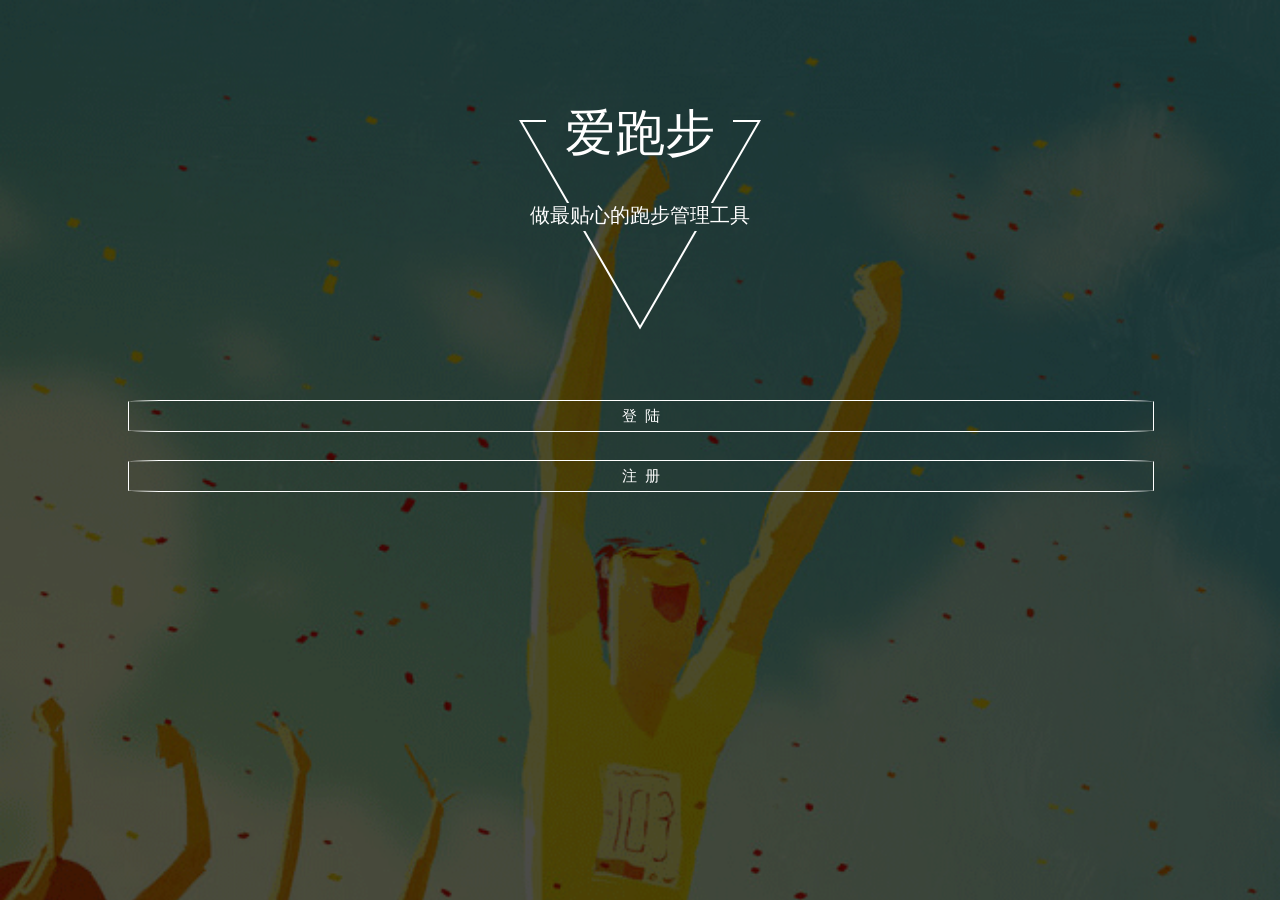
<file: index.html>
<!DOCTYPE html>
<html lang="en">
<head>
	<title>爱跑步</title>
	<meta charset="utf-8" name="viewport"  content="width=device-width,user-scalable=no,initial-scale=1.0,minimum-scale=1,maximum-scale=1">
	<link rel="stylesheet" type="text/css" href="css/index.css">
</head>
<body>
	<div class = "loginBg">
		<div class="mask"></div>
		<img class = "loginAngle"  src="img/loginAngle.png">
		<p class = "head1" >爱跑步</p>
		<p class = "head2">做最贴心的跑步管理工具</p>
		<a href = "html/login.html" class="login">登&nbsp;&nbsp;陆</a>
		<a href = "javascript:;" class="register">注&nbsp;&nbsp;册</a>
	</div>
</body>

</html>
</file>
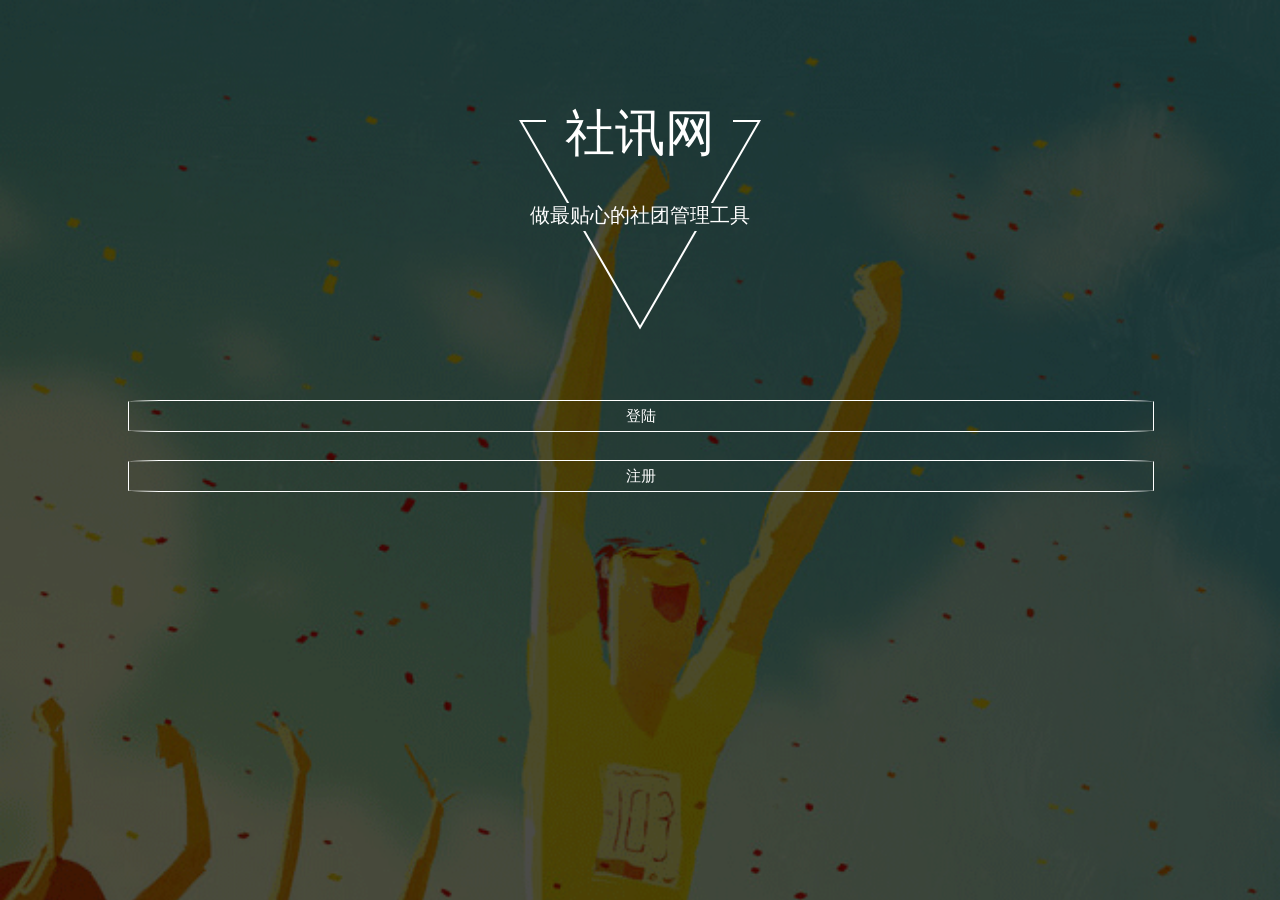
<file: html/index.html>
<!DOCTYPE html>
<html lang="en">
<head>
	<meta charset="UTF-8">
	<title>社讯网</title>
	<meta name="viewport" content="width=device-width, user-scalable=no, initial-scale=1.0, maximum-scale=1.0, minimum-scale=1.0">
	<link rel="stylesheet" type="text/css" href="../css/index.css">
</head>
<body>
	<div class = "loginBg">
		<div class="mask"></div>
		<img class = "loginAngle" src="../img/loginAngle.png">
		<p class = "head1">社讯网</p>
		<p class = "head2">做最贴心的社团管理工具</p>
		<a href = "login.html" class="login">登陆</a>
		<a href = "register.html" class="register">注册</a>
	</div>
</body>
</html>
</file>
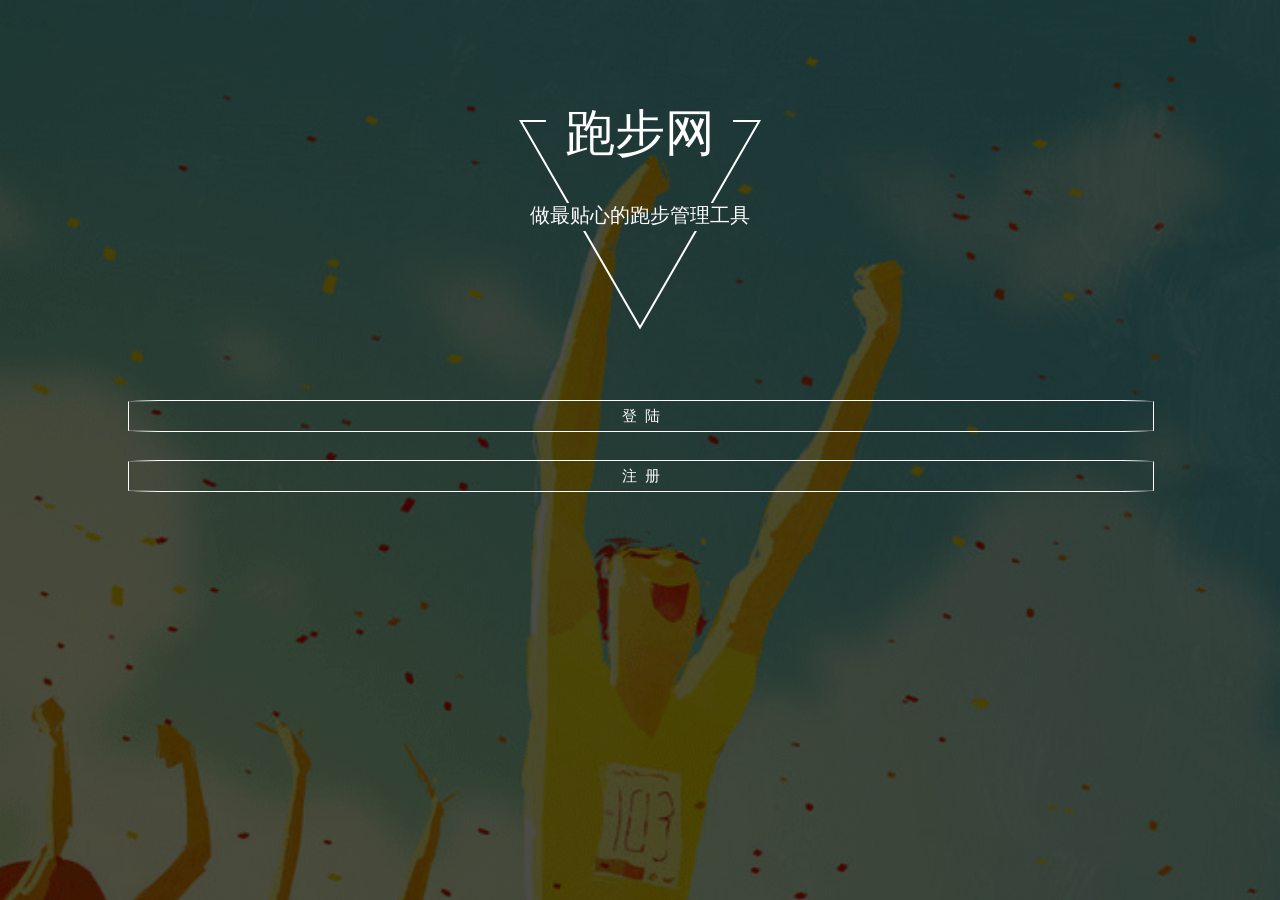
<file: running/index.html>
<!DOCTYPE html>
<html lang="en">
<head>
	<title>myPlace</title>
	<meta charset="utf-8" name="viewport"  content="width=device-width,user-scalable=no,initial-scale=1.0,minimum-scale=1,maximum-scale=1">
	<link rel="stylesheet" type="text/css" href="css/index.css">
</head>
<body>
	<div class = "loginBg">
		<div class="mask"></div>
		<img class = "loginAngle"  src="img/loginAngle.png">
		<p class = "head1" >跑步网</p>
		<p class = "head2">做最贴心的跑步管理工具</p>
		<a href = "html/login.html" class="login">登&nbsp;&nbsp;陆</a>
		<a href = "html/register.html" class="register">注&nbsp;&nbsp;册</a>
	</div>
</body>

</html>
</file>
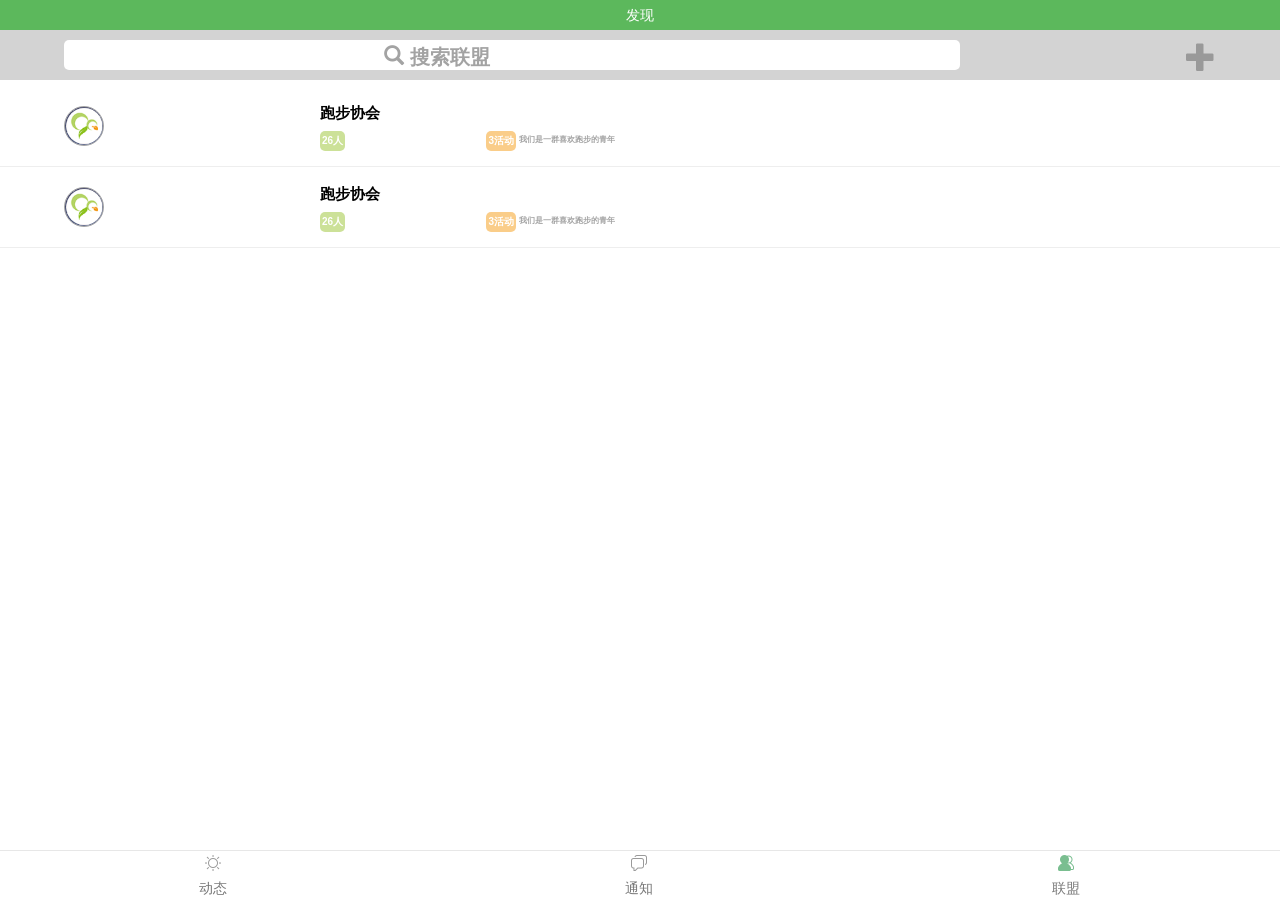
<file: html/discovery.html>
<!DOCTYPE html>
<html lang="en">
<head>
	<meta charset="UTF-8">
	<meta name="viewport" content="width=device-width, user-scalable=no, initial-scale=1.0, maximum-scale=1.0, minimum-scale=1.0">
	<title>爱跑步</title>
	<link rel="stylesheet" type="text/css" href="../css/bootstrap.min.css">
	<link rel="stylesheet" type="text/css" href="../css/common.css">
	<link rel="stylesheet" type="text/css" href="../css/discovery.css">
</head>
<body>
	<!-- 发现和搜索框外层套一个div -->
	<div class="discoverFix">
		<!-- 顶部导航 -->
		<div class="discoverHeader">
			<span>发现</span>
		</div>
		<!-- 搜索框 -->
		<div class = "orgaDiscover" id = "orgaDiscover" style = "display:block;">
			<div class = "topSearch" id = "orgaSearch">
				<input type = "text" id = "orgaSearchInput">
				<label class = "orgaSearchLabel" id = "orgaSearchLabel">
					<span class = "glyphicon glyphicon-search"></span>
					<span>搜索联盟</span>
				</label>
				<span class="glyphicon glyphicon-plus" id="topSearchPlus"></span>
				<span id="orgaSearchCancel" class = "orgaSearchCancel">取消</span>
			</div>
		</div>
	</div>
	<!-- 此处添加一个类名 discoverResult -->
	<div class="orgaResult discoverResult">
		<!-- 直接把已有列表显示出来,搜索时再ajax更新 -->
		<ul>
			<li>
				<div class="orgaResultContent">
					<a class = "infoHref" href="organizationInfo.html">
						<img src="../img/icon2.png" alt="" class = "orgaResultImg">
						<span class = "orgaResultName">跑步协会</span>
						<span class = "orgaResultNum">26人</span>
						<span class = "orgaResultAct">3活动
							<span class = "orgaResultPara2">我们是一群喜欢跑步的青年</span>
						</span>
					</a>
				</div>
			</li>
			<hr>
			<li>
				<div class="orgaResultContent">
					<a class = "infoHref" href="organizationInfo.html">
						<img src="../img/icon2.png" alt="" class = "orgaResultImg">
						<span class = "orgaResultName">跑步协会</span>
						<span class = "orgaResultNum">26人</span>
						<span class = "orgaResultAct">
							<span>3活动</span>
							<span class = "orgaResultPara2">我们是一群喜欢跑步的青年</span>
						</span>	
					</a>	
				</div>
			</li>
			<hr>	
		</ul>
	</div>
	<!-- 底部导航栏 -->
	<div class="footer navbar navbar-default navbar-fixed-bottom" id = "footer">
		<ul class = "nav navbar-nav">
			<li>
				<img src="../img/trend.png">
				<a href="trend.html">动态</a>
			</li>
			<li>
				<img src="../img/notification.png">
				<a href="history.html">通知</a>
			</li>
			<li>
				<img src="../img/organization_active.png">
				<a href="organization.html">联盟</a>
			</li>
		</ul>
	</div>

    <script src = "../js/jquery-1.9.1.js"></script>
    <script src = "../js/bootstrap.min.js"></script>
    <script src = "../js/discovery.js"></script>
</body>
</html>
</file>
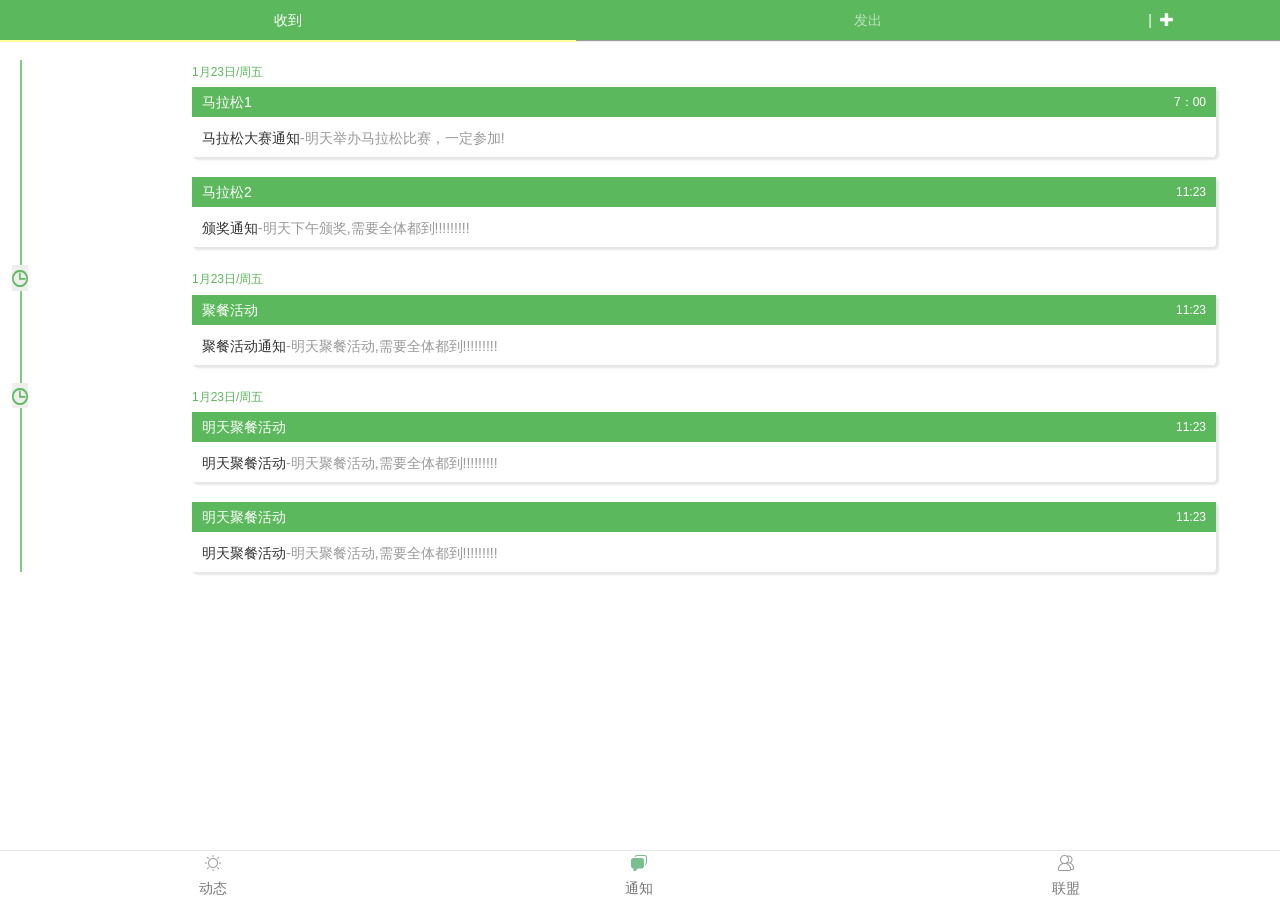
<file: html/history.html>
<!DOCTYPE html>
<html lang="zh-cn">
<head>
	<meta charset="UTF-8">
	<meta name="viewport" content="width=device-width,user-scalable=no,initial-scale=1.0,maximum-scale=1.0, minimum-scale=1.0">
	<title>消息历史</title>
	<link rel="stylesheet" type="text/css" href="../css/bootstrap.min.css">
	<link rel="stylesheet" type="text/css" href="../css/common.css">
	<link rel="stylesheet" type="text/css" href="../css/history.css">
</head>
<body>
	<div class="hisHeader">
			<span class="hisHeaderGet yellow">收到</span>
			<span class="hisHeaderSend gray">发出</span>
			<span class="hisHeaderSlice">|</span>
			<span class="glyphicon glyphicon-plus cursor" id="hisHeaderPlus"></span>
	</div>
	<div class="hisContainer">
		<!-- 收到 -->
		<ul class="timeline" id="get">
		 	<li>
		 		<i class="iconfont timeicon"></i>
		 		<span class="time">1月23日/周五</span>
		 		<div class="content">
		 			<div class = "panel panel-default timeline-panel" id="panel-1">
						<div class="panel-head">
							<span>马拉松1</span>
							<span class="panel-time">7：00</span>
						</div>
						<div class="panel-body">
							<span>马拉松大赛通知</span>
							<p class="panel-content">
								-明天举办马拉松比赛，一定参加!
							</p>
						</div>
					</div>
		 		</div>
		 		<div class="content">
		 			<div class = "panel panel-default timeline-panel">
						<div class="panel-head">
							<span>马拉松2</span>
							<span class="panel-time">11:23</span>
						</div>
						<div class="panel-body">
							<span>颁奖通知</span>
							<p class="panel-content">
								-明天下午颁奖,需要全体都到!!!!!!!!!
							</p>
						</div>
					</div>
		 		</div>
		 	</li>
		 	<li>
		 		<i class="iconfont timeicon">&#xe60c;</i>
		 		<span class="time">1月23日/周五</span>
		 		<div class="content">
		 			<div class = "panel panel-default timeline-panel">
						<div class="panel-head">
							<span>聚餐活动</span>
							<span class="panel-time">11:23</span>
						</div>
						<div class="panel-body">
							<span>聚餐活动通知</span>
							<p class="panel-content">
								-明天聚餐活动,需要全体都到!!!!!!!!!
							</p>
						</div>
					</div>
		 		</div>
		 	</li>
		 	<li>
		 		<i class="iconfont timeicon">&#xe60c;</i>
		 		<span class="time">1月23日/周五</span>
		 		<div class="content">
		 			<div class = "panel panel-default timeline-panel">
						<div class="panel-head">
							<span>明天聚餐活动</span>
							<span class="panel-time">11:23</span>
						</div>
						<div class="panel-body">
							<span>明天聚餐活动</span>
							<p class="panel-content">
								-明天聚餐活动,需要全体都到!!!!!!!!!
							</p>
						</div>
					</div>
		 		</div>
		 		<div class="content">
		 			<div class = "panel panel-default timeline-panel">
						<div class="panel-head">
							<span>明天聚餐活动</span>
							<span class="panel-time">11:23</span>
						</div>
						<div class="panel-body">
							<span>明天聚餐活动</span>
							<p class="panel-content">
								-明天聚餐活动,需要全体都到!!!!!!!!!
							</p>
						</div>
					</div>
		 		</div>
		 	</li>
		 </ul>
		 <!-- 发出 -->
		<ul class="timeline" id="send">
		 	<li>
		 		<i class="iconfont timeicon">&#xe60c;</i>
		 		<span class="time">1月23日/周五111</span>
		 		<div class="content">
		 			<div class = "panel panel-default timeline-panel">
 						<div class="panel-head">
 							<span>明天聚餐活动</span>
 							<span class="panel-time">11:23</span>
 						</div>
 						<div class="panel-body">
 							<span>明天聚餐活动</span>
 							<p class="panel-content" id ="111">
 								-明天聚餐活动,需要全体都到!!!!!!!!!
 							</p>
 						</div>
 					</div>
		 		</div>
		 		<div class="content">
		 			<div class = "panel panel-default timeline-panel">
 						<div class="panel-head">
 							<span>明天聚餐活动</span>
 							<span class="panel-time">11:23</span>
 						</div>
 						<div class="panel-body">
 							<span>明天聚餐活动</span>
 							<p class="panel-content">
 								-明天聚餐活动,需要全体都到!!!!!!!!!
 							</p>
 						</div>
 					</div>
		 		</div>
		 	</li>
		 	<li>
		 		<i class="iconfont timeicon">&#xe60c;</i>
		 		<span class="time">1月23日/周五</span>
		 		<div class="content">
		 			<div class = "panel panel-default timeline-panel">
 						<div class="panel-head">
 							<span>明天聚餐活动</span>
 							<span class="panel-time">11:23</span>
 						</div>
 						<div class="panel-body">
 							<span>明天聚餐活动</span>
 							<p class="panel-content">
 								-明天聚餐活动,需要全体都到!!!!!!!!!
 							</p>
 						</div>
 					</div>
		 		</div>
		 	</li>
		 	<li>
		 		<i class="iconfont timeicon">&#xe60c;</i>
		 		<span class="time">1月23日/周五</span>
		 		<div class="content">
		 			<div class = "panel panel-default timeline-panel">
 						<div class="panel-head">
 							<span>明天聚餐活动</span>
 							<span class="panel-time">11:23</span>
 						</div>
 						<div class="panel-body">
 							<span>明天聚餐活动</span>
 							<p class="panel-content">
 								-明天聚餐活动,需要全体都到!!!!!!!!!
 							</p>
 						</div>
 					</div>
		 		</div>
		 		<div class="content">
		 			<div class = "panel panel-default timeline-panel">
 						<div class="panel-head">
 							<span>明天聚餐活动</span>
 							<span class="panel-time">11:23</span>
 						</div>
 						<div class="panel-body">
 							<span>明天聚餐活动</span>
 							<p class="panel-content">
 								-明天聚餐活动,需要全体都到!!!!!!!!!
 							</p>
 						</div>
 					</div>
		 		</div>
		 	</li>
		 </ul>
	</div>

	<div class="footer navbar navbar-default navbar-fixed-bottom" id = "footer">
		<ul class = "nav navbar-nav">
			<li>
				<img src="../img/trend.png">
				<a href="trend.html">动态</a>
			</li>
			<li>
				<img src="../img/notification_active.png">
				<a href="history.html">通知</a>
			</li>
			<li>
				<img src="../img/organization.png">
				<a href="organization.html">联盟</a>
			</li>
		</ul>
	</div>
	<script src = "../js/jquery-1.9.1.js"></script>
	<script src = "../js/history.js"></script>
</body>
</html>
</file>
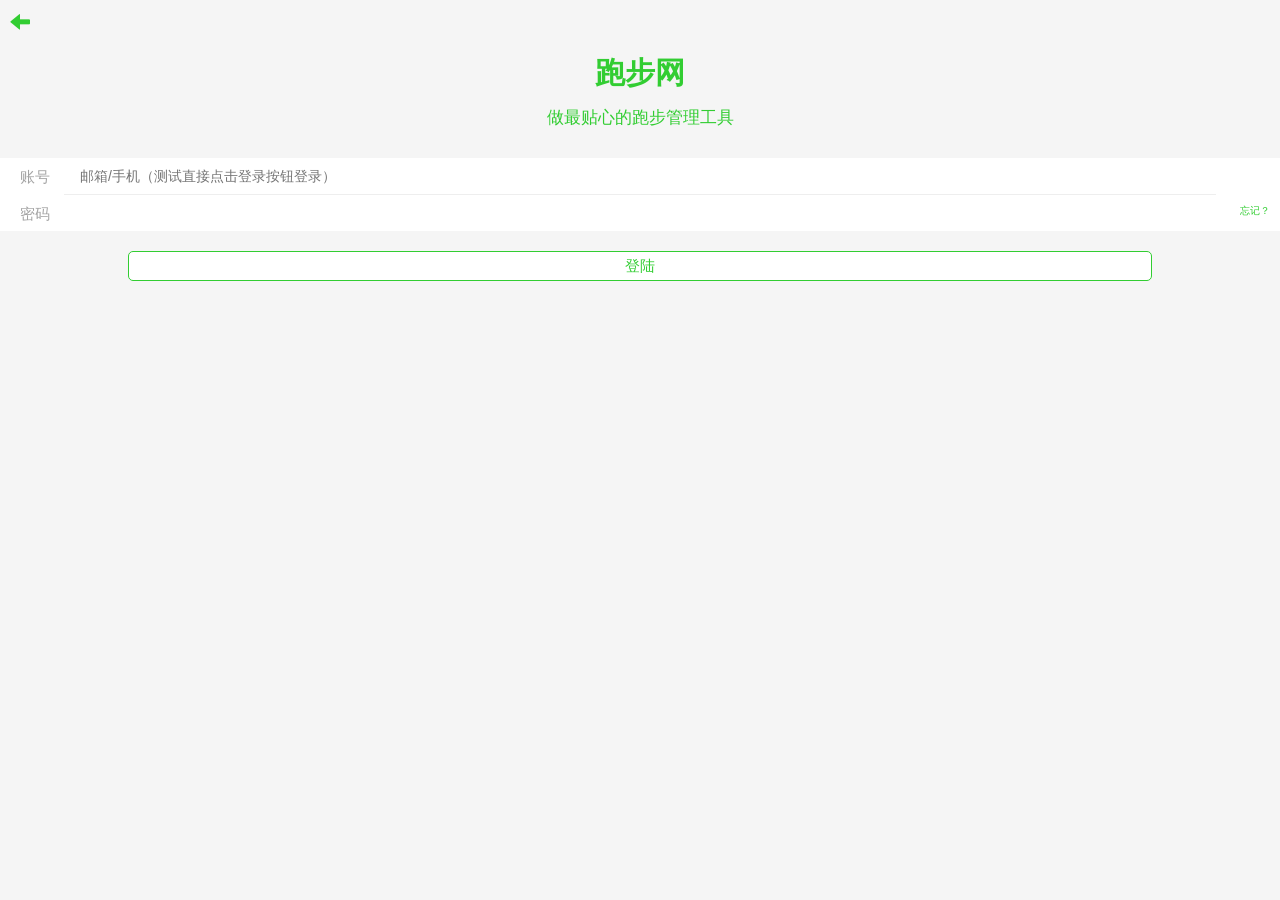
<file: html/login.html>
<!DOCTYPE html>
<html lang="zh-cn">
<head>
	<meta charset="UTF-8">
	<meta name="viewport" content="width=device-width,user-scalable=no,initial-scale=1.0,maximum-scale=1.0, minimum-scale=1.0">
	<title>登陆</title>
	<link rel="stylesheet" href="../css/bootstrap.min.css">	
	<link rel="stylesheet" href="../css/common.css">
	<link rel="stylesheet" href="../css/login.css">
</head>
<body>
	<div class="back">
		<a class="glyphicon glyphicon-arrow-left" href="../index.html"></a>
	</div>
	
	<section class="log_in">
		<div class="log_head">
			<h1>跑步网</h1>
			<h2>做最贴心的跑步管理工具</h2>
		</div>
		<div class="usr_and_pas">
			<div>
				<span>账号</span>
				<input type="text" placeholder="邮箱/手机（测试直接点击登录按钮登录）"/>
			</div>
			<hr>
			<div>
				<span>密码</span>
				<input type="tel"/>
				<a href="javascript:;" class = "forget">忘记？</a>
			</div>
		</div>
		<button class = "login" id = "login">登陆</button>
	</section>
	<script type="text/javascript">
		var loginBtn = document.getElementById('login');
		loginBtn.onclick = function(){
			window.location.href = "discovery.html";
		}
	</script>
</body>
</html>
</file>
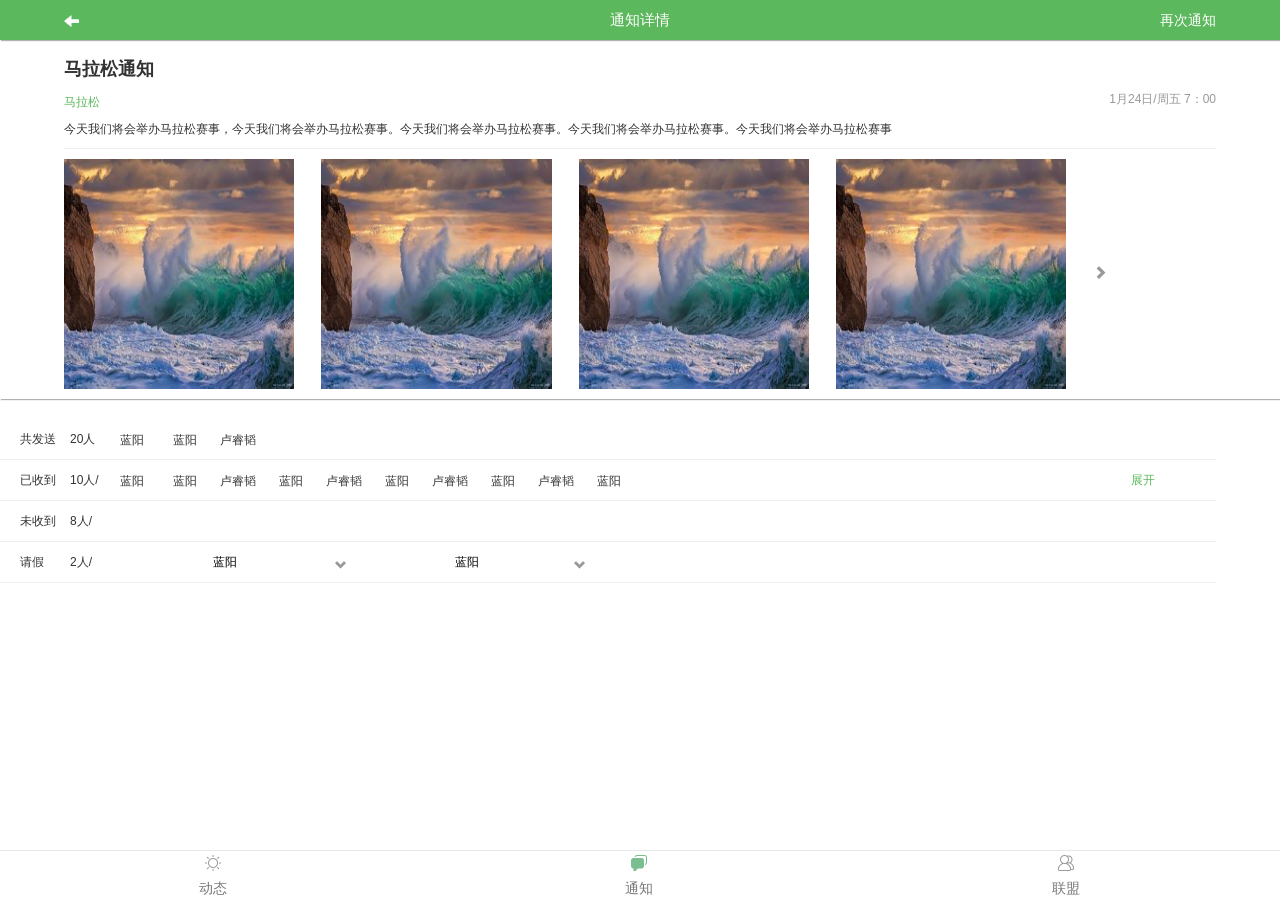
<file: html/notification.html>
<!DOCTYPE html>
<html lang="en">
<head>
	<meta charset="UTF-8">
	<meta name="viewport" content="width=device-width, user-scalable=no, initial-scale=1.0, maximum-scale=1.0, minimum-scale=1.0">
	<title>接受联盟通知</title>
	<link rel="stylesheet" type="text/css" href="../css/bootstrap.min.css">
	<link rel="stylesheet" type="text/css" href="../css/common.css">
	<link rel="stylesheet" type="text/css" href="../css/notification.css">
</head>
<body>
	
	<div class="notiContainer">
		<div class = "notiHeader">
			<a href = "javascript:history.go(-1)" class = "left_arrow">
			<span class="icon glyphicon glyphicon-arrow-left"></span>
			</a>
			<span class="notiInfo">通知详情</span>
			<i class="notification-again"  >再次通知</i>
		</div>

		<div class="notiContent">
			<h4>马拉松通知</h4>
			<span class="notiSubTitle">马拉松</span>
			<span class="notiTime">1月24日/周五 7：00</span>
			<p>今天我们将会举办马拉松赛事，今天我们将会举办马拉松赛事。今天我们将会举办马拉松赛事。今天我们将会举办马拉松赛事。今天我们将会举办马拉松赛事</p>
			<hr>
			<div class="notiContentImg">
				<img src="../img/bg1.jpg" alt="">
				<img src="../img/bg1.jpg" alt="">
				<img src="../img/bg1.jpg" alt="">
				<img src="../img/bg1.jpg" alt="">
				<span class="glyphicon glyphicon-chevron-right imgRight"></span>
			</div>
		</div>
		<div class="notiPerson">
			<span class="notiPersonTitle">共发送</span>
			<span class="notiPersonNum">20人</span>
			<hr>
			<div class="notiPersonList">
				<span class="notiPersonTitle">已收到</span>
				<span class="notiPersonNum">10人/</span>
				<span class="notiShow">展开</span>
				<div class="notiPersonName">
					<span class="notiPersonName1">蓝阳</span>
					<span>蓝阳</span>
					<span>卢睿韬</span>
					<div class="notiNameHide" style="display:none;">
						<span>蓝阳</span>
						<span>卢睿韬</span>
						<span>蓝阳</span>
						<span>卢睿韬</span>
					</div>			
				</div>
			</div>
			<hr>
			<div class="notiPersonList">
				<span class="notiPersonTitle">未收到</span>
				<span class="notiPersonNum">8人/</span>
				<div class="notiPersonName">
					<span class="notiPersonName1">蓝阳</span>
					<span>蓝阳</span>
					<span>卢睿韬</span>
					<span>蓝阳</span>
					<span>卢睿韬</span>
					<span>蓝阳</span>
					<span>卢睿韬</span>
					<span>蓝阳</span>
					<span>卢睿韬</span>				
					<span>蓝阳</span>
				</div>
			</div>
			<hr>
			<div class="notiPersonList">
				<span class="notiPersonTitle">请假</span>
				<span class="notiPersonNum">2人/</span>
				<div class="notiPersonLeave">
					<a href="#" data-toggle="modal" data-target="#leave-reason" class = "no_underline_black">
						<label class="notiPersonName1">蓝阳</label>
						<span class="glyphicon glyphicon-chevron-down"></span>
					</a>
					<a href="#" data-toggle="modal" data-target="#leave-reason" class = "no_underline_black">
						<label>蓝阳</label>
						<span class="glyphicon glyphicon-chevron-down"></span>
					</a>
				</div>
			</div>
			<hr>
		</div>
	</div>
	<div class="modal fade the_top2" id="leave-reason">
	    <div class="modal-dialog">
	        <div class="modal-content">
	        	<div class="modal-header bg">
		            <button type="button" class="close" data-dismiss="modal">
		                <span aria-hidden="true">&times;</span>
		            </button>
		            <h4 class="modal-title">领导</h4>
		        </div>
		        <div class="modal-body">
			        <p>明天跑步，我可能过不去了</p>
			        <textarea cols="30" rows="5" class = "applyText">好的</textarea>
			        <button class = "leaveButton">回复</button>
		        </div>
	        </div>
	    </div>
	</div>
	<!-- 成功提示信息 -->
	<div id="toast">
	    <div class="mask_transparent"></div>
		    <div class="the_toast">
		        <span class="icon_toast"></span>
		        <p class="toast_content">已发送</p>
		    </div>
		</div>
	</div>
	<!-- 底部导航栏 -->
	<div class="footer navbar navbar-default navbar-fixed-bottom" id = "footer">
		<ul class = "nav navbar-nav">
			<li>
				<img src="../img/trend.png">
				<a href="trend.html">动态</a>
			</li>
			<li>
				<img src="../img/notification_active.png">
				<a href="history.html">通知</a>
			</li>
			<li>
				<img src="../img/organization.png">
				<a href="organization.html">联盟</a>
			</li>
		</ul>
	</div>

	<script src="../js/jquery-1.9.1.js"></script>
	<script src="../js/bootstrap.min.js"></script>
	<script src = "../js/notification.js"></script>
</body>
</html>
</file>
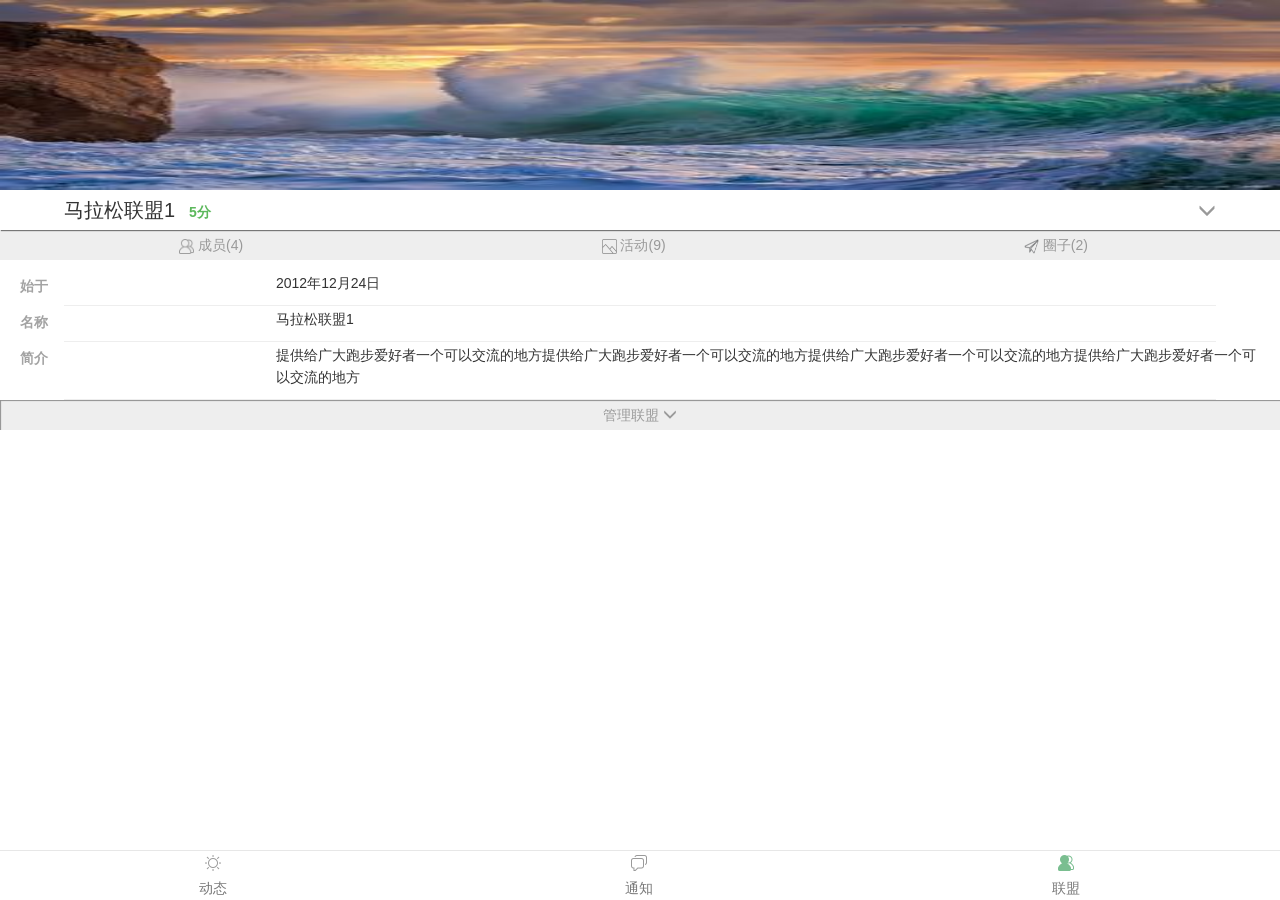
<file: html/organization.html>
<!DOCTYPE html>
<html lang="en">
<head>
	<meta charset="UTF-8">
	<meta name="viewport" content="width=device-width, user-scalable=no, initial-scale=1.0, maximum-scale=1.0, minimum-scale=1.0">
	<title>联盟</title>
	<link rel="stylesheet" href="../css/swiper-3.2.7.min.css">
	<link rel="stylesheet" type="text/css" href="../css/bootstrap.min.css">
	<link rel="stylesheet" type="text/css" href="../css/common.css">
	<link rel="stylesheet" type="text/css" href="../css/organization.css">
	
</head>
<body>
	<!-- 添加类名nomove -->
	<div class = "orgaContainer nomove">
		<!-- 顶部导航 -->
		<div class = "orgaHeader">
			<div class="orgaTopPic">
				<div class="swiper-wrapper">
					<div class="swiper-slide swiper-no-swiping">
						<img src="../img/bg1.jpg" alt="">
					</div>
					<div class="swiper-slide swiper-no-swiping">
						<img src="../img/bg2.jpg" alt="">
					</div>
					<div class="swiper-slide swiper-no-swiping">
						<img src="../img/bg3.png" alt="">
					</div>
			 	</div>
			</div>
		</div>
		<div class="orgaName">
			<span class="orgaNameTitle">马拉松联盟1</span>
			<label><span>5</span>分</label>
			<span class="glyphicon glyphicon-menu-down orgaNameArrow"></span>
		</div>
		<hr class="midHr">
		<div class="orgaNameMask"></div>
		<div class="orgaSwitch">
				<ul>
					<li><a href="##">马拉松联盟1</a></li>
					<hr>
					<li><a href="##">马拉松联盟2</a></li>
					<hr>
					<li><a href="##">马拉松联盟3</a></li>
					<hr>
					<li><a href="##">马拉松联盟4</a></li>
					<hr>
					<li><a href="##">马拉松联盟5</a></li>
					<hr>
					<li><a href="##">马拉松联盟6</a></li>
				</ul>
			</div>
		<div class="orgaNav">
			<ul>
				<li>
					<img src="../img/organization.png" alt="">
					<label>成员(<span>4</span>)</label>
				</li>
				<li>
					<img src="../img/pData-2.png" alt="">
					<label>活动(<span>9</span>)</label>
				</li>
				<li>
					<img src="../img/paperPlane.png" alt="">
					<label>圈子(<span>2</span>)</label>
				</li>
			</ul>
		</div>
		<div class="orgaMain">
			<div class="swiper-wrapper">
				<div class="swiper-slide" id="firstPage">
					<!-- 资料部分 -->
					<div class = "orgaContent" id = "orgaContent">
						<ul>
							<li>
								<label class = "orgaContent_label" for="orgaP">始于</label>
								<div class="orgaContent_p">
									<p id = "orgaP">2012年12月24日</p>
								</div>
								<hr>
							</li>
							<li>
								<label class = "orgaContent_label" for="orgaP">名称</label>
								<div class="orgaContent_p">
									<p id = "orgaP">马拉松联盟1</p>
								</div>
								<hr>
							</li>
							<li>
								<label class = "orgaContent_label" for="orgaP">简介</label>
								<div class="orgaContent_p">
									<p id = "orgaP">提供给广大跑步爱好者一个可以交流的地方提供给广大跑步爱好者一个可以交流的地方提供给广大跑步爱好者一个可以交流的地方提供给广大跑步爱好者一个可以交流的地方</p>
								</div>
								<hr>
							</li>
						</ul>
						<div class="orgaNext">
							<span>管理联盟</span>
							<span class="glyphicon glyphicon-menu-down"></span>
						</div>
					</div>
				</div>
				<div class="swiper-slide" id="secondPage">
					<!-- 管理部分 -->
					<div class = "orgaManage" id = "orgaManage">
						<ul>
							<li>
								<a href="##">
									<span class = "glyphicon glyphicon-bullhorn"></span>
									<span class = "orgaManage_name">发布活动</span>
								</a>
							</li>
							<hr>
							<li>
								<a href="##">
									<span class = "glyphicon glyphicon-user"></span>
									<span class = "orgaManage_name">管理成员</span>
								</a>
							</li>
							<hr>
							<li>
								<a href="##">
									<span class = "glyphicon glyphicon-wrench"></span>
									<span class = "orgaManage_name">修改资料</span>
								</a>
							</li>
						</ul>
					</div>
					<div class="orgaPrev">
							<span>组织资料</span>
							<span class="glyphicon glyphicon-menu-up"></span>
					</div>
				</div>
		 	</div>
		</div>		
	<!-- 底部导航栏 -->
	<div class="footer navbar navbar-default navbar-fixed-bottom" id = "footer">
		<ul class = "nav navbar-nav">
			<li>
				<img src="../img/trend.png">
				<a href="trend.html">动态</a>
			</li>
			<li>
				<img src="../img/notification.png">
				<a href="history.html">通知</a>
			</li>
			<li>
				<img src="../img/organization_active.png">
				<a href="organization.html">联盟</a>
			</li>
		</ul>
	</div>
	<script src = "../js/jquery-1.9.1.js"></script>
    <script src = "../js/bootstrap.min.js"></script>
    <script src = "../js/swiper-3.2.7.jquery.min.js"></script>
    <script src = "../js/organization.js"></script>
</body>
</html>
</file>
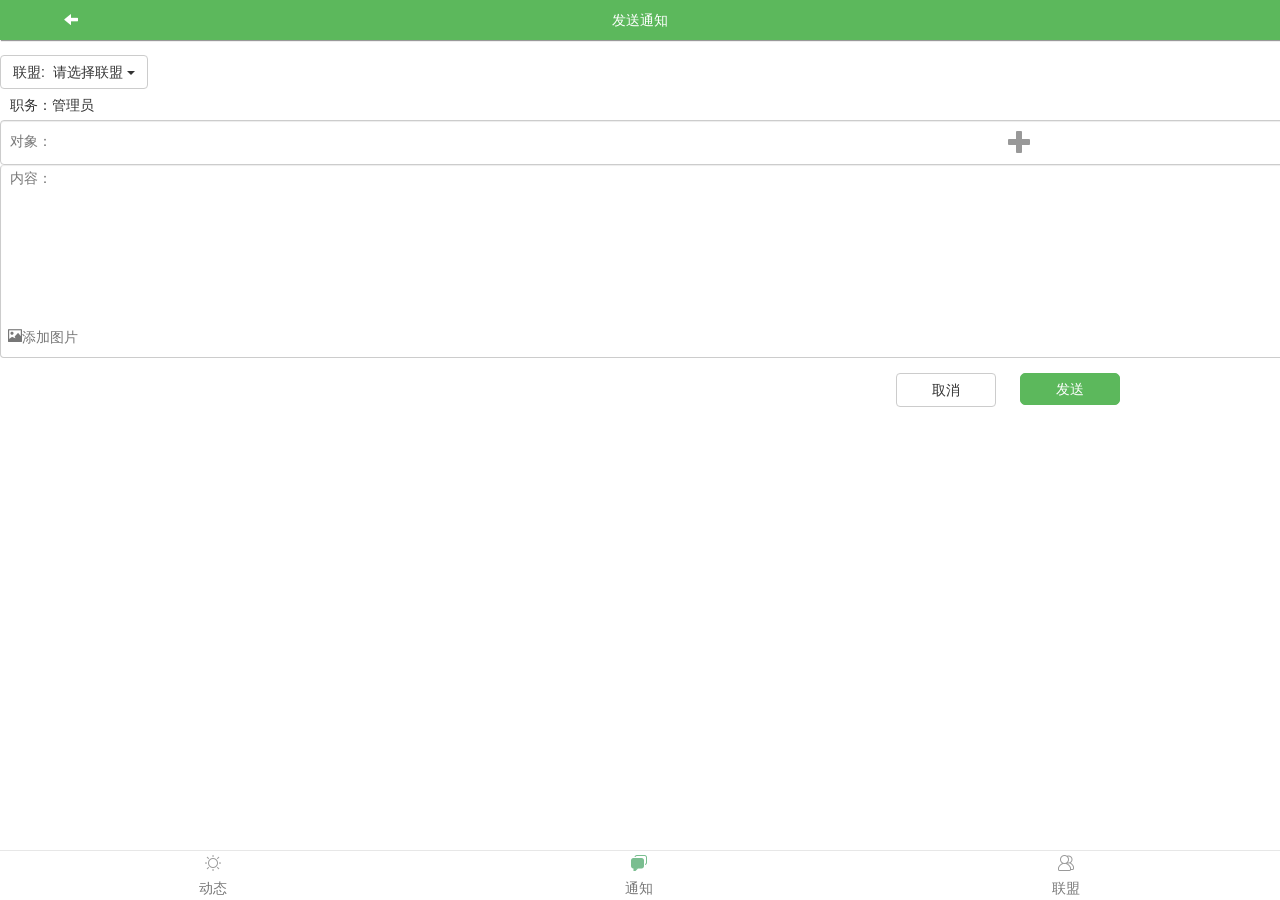
<file: html/send.html>
<!DOCTYPE html>
<html lang="en">
<head>
	<meta charset="UTF-8">
	<meta name="viewport" content="width=device-width, user-scalable=no, initial-scale=1.0, maximum-scale=1.0, minimum-scale=1.0">
	<title>发送通知</title>
	<link rel="stylesheet" type="text/css" href="../css/bootstrap.min.css">
	<link rel="stylesheet" type="text/css" href="../css/dropdowns-enhancement.min.css">
	<link rel="stylesheet" type="text/css" href="../css/common.css">
	<link rel="stylesheet" type="text/css" href="../css/send.css">
</head>
<body>
	<div class="sendHeader">
		<span class="glyphicon glyphicon-arrow-left sendHeaderArrow"></span>
		<span class="sendHeaderTitle">发送通知</span>
	</div>
	<!--发送通知-->	
	<div class = "scroll_bug" id = "send_info">
	<form class = "form-horizontal">
		<div class = "form-group container">		
			<div class = "SAHclub">
				<div class="btn-group">
				<button data-toggle="dropdown" class="btn btn-default dropdown-toggle SAHclubButton">
					联盟:&nbsp
					<span data-label-placement>请选择联盟</span>
			  		<span class="caret"></span>
				</button>
		    	<ul class="dropdown-menu">
			        <li>
			      		<input type="radio" id="ID1" name="NAME" value="马拉松联盟1">
			      		<label for="ID1">马拉松联盟1</label>
			     	</li>
			     	<li>
			      		<input type="radio" id="ID2" name="NAME" value="马拉松联盟1">
			      		<label for="ID2">马拉松联盟1</label>
			     	</li>
			     	<li>
			      		<input type="radio" id="ID3" name="NAME" value="马拉松联盟1">
			      		<label for="ID3">马拉松联盟1</label>
			     	</li>
		    	</ul>
			</div>
			<div class="SAHposition">
				<span >职务：</span><span>管理员</span>
			</div>
			</div>
			<span class = "character_in_input">对象：</span>
			<input type = "text" class = "form-control the_indent input_height" id = "text_input">
			<a class = "add_button" href = "javascript:;" data-toggle="modal" data-target="#the_person">
				<span class="glyphicon glyphicon-plus sendPlus"></span>
			</a>
			<span class = "character_in_input2">内容：</span>
			<textarea rows = "9" class = "form-control no_top_border the_indent" id = "text_input1"></textarea>
			<div class = "right_two_button">
				<button class = "btn btn-default" id = "SAH_cancel">取消</button>
				<button class = "sendButton" id = "SAH_send">发送</button>
			</div>
    		<a href="#" id="add_img"><span class="glyphicon glyphicon-picture">添加图片</span></a>
			<input type="file" id="upload_image" name="image" />
		</div>
		<!-- 成功提示信息 -->
		<div id="toast">
		    <div class="mask_transparent"></div>
		    <div class="the_toast">
		        <span class="icon_toast"></span>
		        <p class="toast_content">已发送</p>
		    </div>
		</div>
	</form>
	<div class="modal fade" id="the_person">
		<div class="modal-dialog">
			<div class="modal-content">
				<div class="modal-header">
					<button type="button" class="close" data-dismiss="modal">
						<span>&times;</span>
						<span class="sr-only">Close</span>
					</button>
					<h4 class="modal-title">联系人</h4>
				</div>
				<div class="modal-body">
					<form class = "form-horizontal">
						<div class="form-group">
								<label for="the_manager1" id = "the_manager1Label" class="col-xs-5 control-label">全体成员</label>
							<div class="col-xs-6">
								<input type="checkbox" id="the_manager1">
							</div>
						</div>
						<div class="form-group">
								<label for="the_manager2" id = "the_manager2Label" class="col-xs-5 control-label">全体管理员</label>
							<div class="col-xs-6">
								<input type="checkbox" id="the_manager2">
							</div>
						</div>
						<hr>					
						<div class="form-group theRadio">
							<label for="the_manager3" id = "the_manager3Label" class="col-xs-5 control-label">马拉松团体1</label>
							<div class="col-xs-6">
								<input type="radio" id="the_manager3">
							</div>
						</div>
					</form>
					<div class="modal-footer">
						<button class = "btn btn-default resetButton">重置</button>
						<button class="btn btn-default" data-dismiss="modal">关闭</button>
						<button class="btn btn-primary" id = "choosen">确定</button>
					</div>
				</div>
			</div>
		</div>
	</div>
</div>
 
		<!--分割线-->
	<div class="footer navbar navbar-default navbar-fixed-bottom">
		<ul class = "nav navbar-nav">
			<li>
				<img src="../img/trend.png">
				<a href="trend.html">动态</a>
			</li>
			<li>
				<img src="../img/notification_active.png">
				<a href="history.html">通知</a>
			</li>
			<li>
				<img src="../img/organization.png">
				<a href="organization.html">联盟</a>
			</li>
		</ul>
	</div>

    <script src = "../js/jquery-1.9.1.js"></script>
    <script src = "../js/bootstrap.min.js"></script>
    <script src = "../js/dropdowns-enhancement.js"></script>
	<script src = "../js/send.js"></script>	
</body>
</html>
</file>
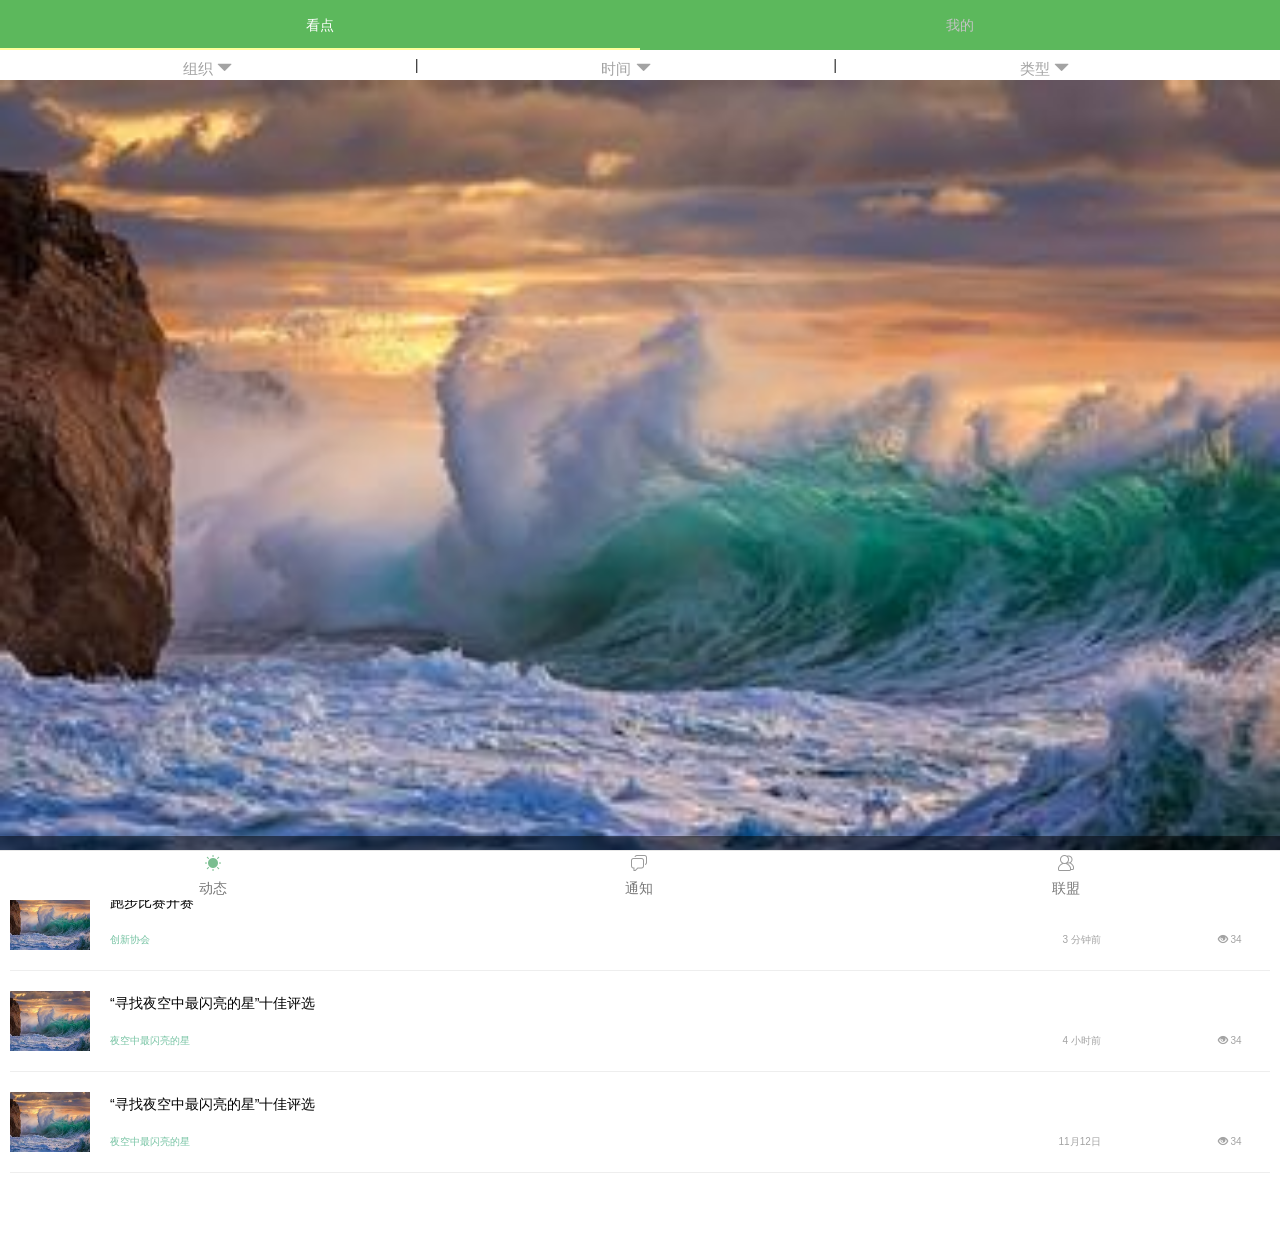
<file: html/trend.html>
<!DOCTYPE html>
<html lang="en">
<head>
	<meta charset="UTF-8">
	<meta name="viewport" content="width=device-width, user-scalable=no, initial-scale=1.0, maximum-scale=1.0, minimum-scale=1.0">
	<title>联盟</title>
	<link rel="stylesheet" type="text/css" href="../css/bootstrap.min.css">
	<link rel="stylesheet" type="text/css" href="../css/dropdowns-enhancement.min.css">
	<link rel="stylesheet" type="text/css" href="../css/common.css">
	<link rel="stylesheet" type="text/css" href="../css/trend.css">
</head>
<body>
	<!-- 顶部导航 -->
	<div class = "treHeader">
		<ul>
			<li class = "treHeader_Left">
				<a id = "treHeaderLeft" href="##" >看点</a>
			</li>
			<li class = "treHeader_Right">
				<a id = "treHeaderRight" href="##" >我的</a>
			</li>
		</ul>
	</div>

	<div class="treContainer">
		<!-- 筛选选项条 -->
		<div class="treFilter">
			<div class = "treTip treTab">
				<div class="dropdown">
					<a href="##" class="dropdown-toggle" data-toggle="dropdown" id = "treDropdown1">
						<span>组织</span>
						<span class = "glyphicon glyphicon-triangle-bottom"></span>
					</a>
					<ul class="dropdown-menu treDownMenu1">
					    <li id = "firstline">
					    	当前：<span>十佳组织</span>
					    </li>
					    <li class="divider"></li>
					    <li>
					    	<a href="##"><span>全部</span></a>
					    </li>
					    <li class="divider"></li>
					    <li>
					    	<a href="##"><span>组织1</span></a>
					    </li>
					    <li class="divider"></li> 
					    <li>
					    	<a href="##"><span>组织2</span></a>
					    </li>
					</ul>
				</div>
			</div>
			<div class = "treTip">|</div>
			<div class = "treTip treTab">
				<div class="dropdown">
					<a href="##" class="dropdown-toggle" data-toggle="dropdown" id = "treDropdown2">
						<span>时间</span>
						<span class = "glyphicon glyphicon-triangle-bottom"></span>
					</a>
					<ul class="dropdown-menu treDownMenu2">
					    <li id = "firstline">
					    	当前：<span>全部</span>
					    </li>
					    <li class="divider"></li>
					    <li>
					    	<a href="##"><span>今天</span></a>
					    </li>
					    <li class="divider"></li>
					    <li>
					    	<a href="##"><span>一周内</span></a>
					    </li>
					    <li class="divider"></li>
					    <li>
					    	<a href="##"><span>一月内</span></a>
					    </li>
					    <li class="divider"></li>
					    <li>
					    	<a href="##"><span>半年内</span></a>
					    </li>
					    <li class="divider"></li>
					    <li>
					    	<a href="##"><span>半年前</span></a>
					    </li>
					</ul>
				</div>
			</div>
			<div class = "treTip">|</div>
			<div class = "treTip treTab">
				<div class="dropdown">
					<a href="##" class="dropdown-toggle" data-toggle="dropdown" id = "treDropdown3" data-placeholder="false">
						<span>类型</span>
						<span class = "glyphicon glyphicon-triangle-bottom"></span>
					</a>
					<!-- 更改为单选 -->
					<ul class="dropdown-menu treDownMenu3">
					    <li id = "firstline">
					    	当前：<span>全部</span>
					    </li>
					    <li class="divider"></li>
					    <li>
					    	<a href="##"><span>实践</span></a>
					    </li>
					    <li class="divider"></li>
					    <li>
					    	<a href="##"><span>竞赛</span></a>
					    </li>
					     <li class="divider"></li>
					    <li>
					    	<a href="##"><span>娱乐</span></a>
					    </li>
					     <li class="divider"></li>
					    <li>
					    	<a href="##"><span>学习</span></a>
					    </li>
					     <li class="divider"></li>
					    <li>
					    	<a href="##"><span>讲座</span></a>
					    </li>
					</ul>
				</div>
			</div>
		</div>
		<!-- 轮播图 -->
		<div id="treCarousel" class="carousel slide" data-ride="carousel">
		  	<!-- Indicators -->
		  	<ol class="carousel-indicators" id = "treIndicators">
		    	<li data-target="#treCarousel" data-slide-to="0" class="active"></li>
		    	<li data-target="#treCarousel" data-slide-to="1"></li>
		    	<li data-target="#treCarousel" data-slide-to="2"></li>
		    	<li data-target="#treCarousel" data-slide-to="3"></li>
		 	 </ol>
		  	<!-- Wrapper for slides -->
		  	<div class="carousel-inner" role="listbox">
		    	<div class="item active">
		      		<img class = "treCarouselPhoto" src="../img/bg1.jpg" alt="">
		      		<div class="carousel-caption" id = "treCarouselCaption">
		      			<p>全国十佳联盟比赛圆满完成</p>
		      		</div>
		    	</div>
		    	<div class="item">
		    		<img class = "treCarouselPhoto" src="../img/bg1.jpg" alt="">
		      		<div class="carousel-caption" id = "treCarouselCaption">
		      			<p>十佳联盟</p>
		      		</div>
		    	</div>
		     	<div class="item">
		      		<img class = "treCarouselPhoto" src="../img/bg1.jpg" alt="">
		      		<div class="carousel-caption" id = "treCarouselCaption">
		      			<p>比赛圆满</p>
		      		</div>
		    	</div>
		    	<div class="item">
		      		<img class = "treCarouselPhoto" src="../img/bg1.jpg" alt="">
		      		<div class="carousel-caption" id = "treCarouselCaption">
		      			<p>圆满成功</p>
		      		</div>
		    	</div>
		  	</div>
		</div>
		<!-- 内容主体 -->
		<div class="treMain">
			<div class = "treMainWarp">
				<img src="../img/bg1.jpg" alt="" class="treMainImg">
				<div class="treMainContent">
					<!-- 跳转到活动详情页面 -->
					<a href = "##" class = "treMainTitle">跑步比赛开赛</a>
				</div>
				<!-- 跳转到联盟详情 -->
				<a href = "##" class = "treMainInfoName">创新协会</a>
				<span class = "treMainInfoTime">
					<span>3</span>
					<span>分钟前</span>
				</span>
				<span class = "treMainInfoNum">
					<span class = "glyphicon glyphicon-eye-open"></span>
					<span>34</span> 
				</span>
			</div>
			<hr>
			<div class = "treMainWarp">
				<img src="../img/bg1.jpg" alt="" class="treMainImg">
				<div class="treMainContent">
					<a href = "##" class = "treMainTitle">“寻找夜空中最闪亮的星”十佳评选</a>
				</div>
				<a href = "##" class = "treMainInfoName">夜空中最闪亮的星</a>
				<span class = "treMainInfoTime">
					<span>4</span>
					<span>小时前</span>
				</span>
				<span class = "treMainInfoNum">
					<span class = "glyphicon glyphicon-eye-open"></span>
					<span>34</span> 
				</span>
			</div>
			<hr>
			<div class = "treMainWarp">
				<img src="../img/bg1.jpg" alt="" class="treMainImg">
				<div class="treMainContent">
					<a href = "##" class = "treMainTitle">“寻找夜空中最闪亮的星”十佳评选</a>
				</div>
				<a  href = "##" class = "treMainInfoName">夜空中最闪亮的星</a>
				<span class = "treMainInfoTime">
					<span>11月12日</span>
				</span>
				<span class = "treMainInfoNum">
					<span class = "glyphicon glyphicon-eye-open"></span>
					<span>34</span> 
				</span>
			</div>
			<hr>
		</div>
	</div>
	
	<!-- 底部导航栏 -->
	<div class="footer navbar navbar-default navbar-fixed-bottom" id = "footer">
		<ul class = "nav navbar-nav">
			<li>
				<img src="../img/trend_active.png">
				<a href="trend.html">动态</a>
			</li>
			<li>
				<img src="../img/notification.png">
				<a href="history.html">通知</a>
			</li>
			<li>
				<img src="../img/organization.png">
				<a href="organization.html">联盟</a>
			</li>
		</ul>
	</div>

    <script src = "../js/jquery-1.9.1.js"></script>
    <script src = "../js/bootstrap.min.js"></script>
    <script src = "../js/touch.js"></script>
    <script src = "../js/dropdowns-enhancement.js"></script>
    <script src = "../js/trend.js"></script>
</body>
</html>
</file>
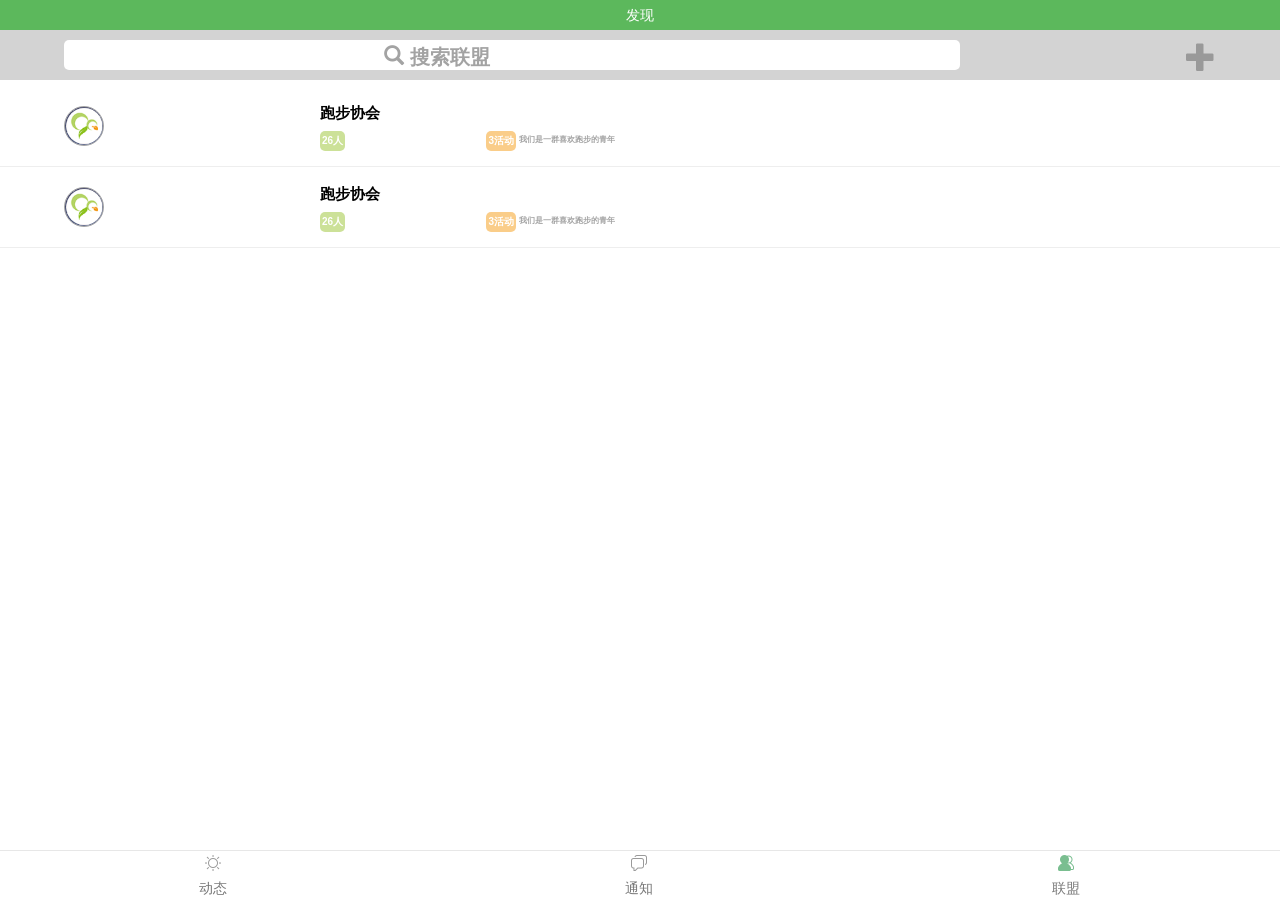
<file: running/html/discovery.html>
<!DOCTYPE html>
<html lang="en">
<head>
	<meta charset="UTF-8">
	<meta name="viewport" content="width=device-width, user-scalable=no, initial-scale=1.0, maximum-scale=1.0, minimum-scale=1.0">
	<title>跑步</title>
	<link rel="stylesheet" type="text/css" href="../css/bootstrap.min.css">
	<link rel="stylesheet" type="text/css" href="../css/common.css">
	<link rel="stylesheet" type="text/css" href="../css/discovery.css">
</head>
<body>
	<!-- 发现和搜索框外层套一个div -->
	<div class="discoverFix">
		<!-- 顶部导航 -->
		<div class="discoverHeader">
			<span>发现</span>
		</div>
		<!-- 搜索框 -->
		<div class = "orgaDiscover" id = "orgaDiscover" style = "display:block;">
			<div class = "topSearch" id = "orgaSearch">
				<input type = "text" id = "orgaSearchInput">
				<label class = "orgaSearchLabel" id = "orgaSearchLabel">
					<span class = "glyphicon glyphicon-search"></span>
					<span>搜索联盟</span>
				</label>
				<span class="glyphicon glyphicon-plus" id="topSearchPlus"></span>
				<span id="orgaSearchCancel" class = "orgaSearchCancel">取消</span>
			</div>
		</div>
	</div>
	<!-- 此处添加一个类名 discoverResult -->
	<div class="orgaResult discoverResult">
		<!-- 直接把已有列表显示出来,搜索时再ajax更新 -->
		<ul>
			<li>
				<div class="orgaResultContent">
					<a class = "infoHref" href="organizationInfo.html">
						<img src="../img/icon2.png" alt="" class = "orgaResultImg">
						<span class = "orgaResultName">跑步协会</span>
						<span class = "orgaResultNum">26人</span>
						<span class = "orgaResultAct">3活动
							<span class = "orgaResultPara2">我们是一群喜欢跑步的青年</span>
						</span>
					</a>
				</div>
			</li>
			<hr>
			<li>
				<div class="orgaResultContent">
					<a class = "infoHref" href="organizationInfo.html">
						<img src="../img/icon2.png" alt="" class = "orgaResultImg">
						<span class = "orgaResultName">跑步协会</span>
						<span class = "orgaResultNum">26人</span>
						<span class = "orgaResultAct">
							<span>3活动</span>
							<span class = "orgaResultPara2">我们是一群喜欢跑步的青年</span>
						</span>	
					</a>	
				</div>
			</li>
			<hr>	
		</ul>
	</div>
	<!-- 底部导航栏 -->
	<div class="footer navbar navbar-default navbar-fixed-bottom" id = "footer">
		<ul class = "nav navbar-nav">
			<li>
				<img src="../img/trend.png">
				<a href="trend.html">动态</a>
			</li>
			<li>
				<img src="../img/notification.png">
				<a href="history.html">通知</a>
			</li>
			<li>
				<img src="../img/organization_active.png">
				<a href="organization.html">联盟</a>
			</li>
		</ul>
	</div>

    <script src = "../js/jquery-1.9.1.js"></script>
    <script src = "../js/bootstrap.min.js"></script>
    <script src = "../js/discovery.js"></script>
</body>
</html>
</file>
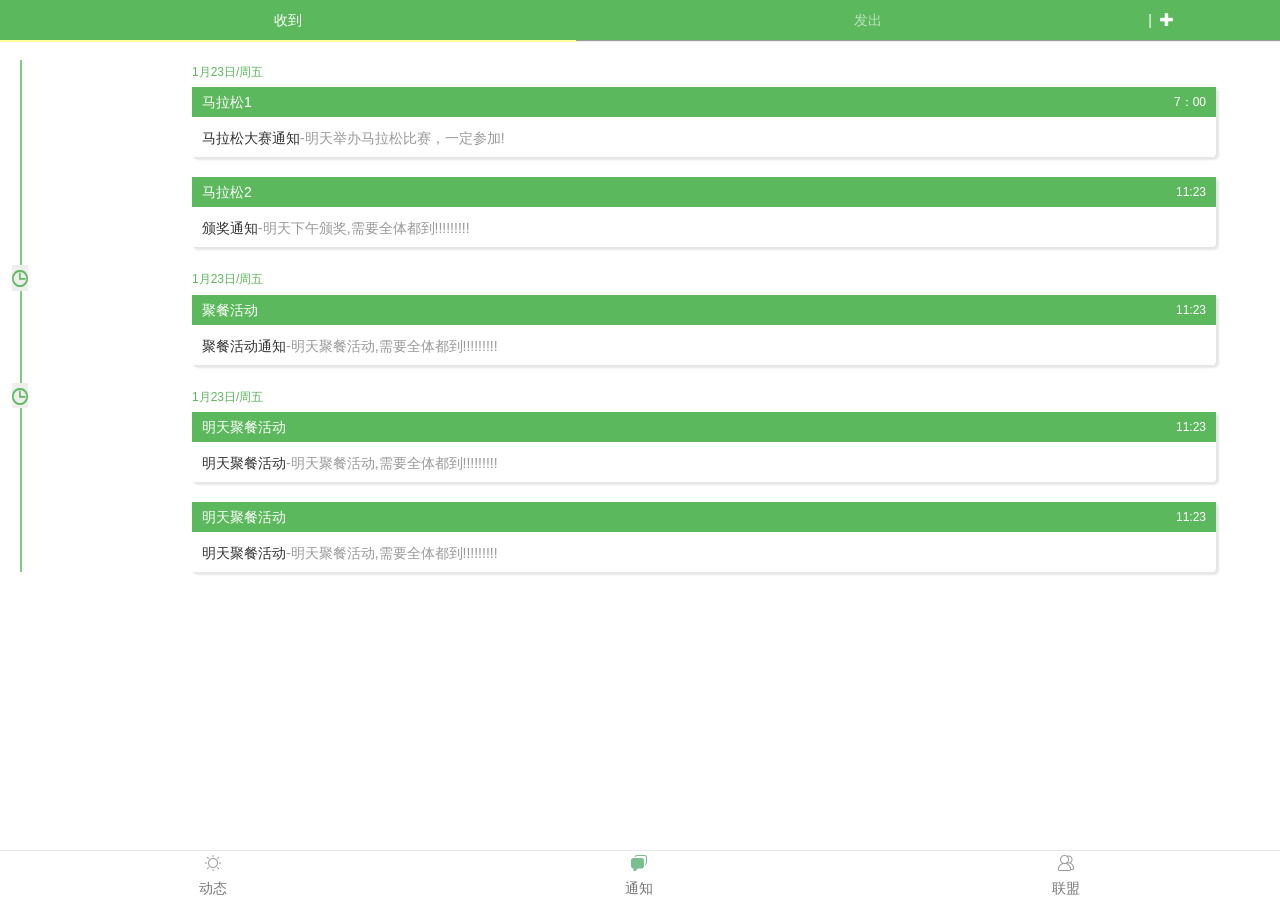
<file: running/html/history.html>
<!DOCTYPE html>
<html lang="zh-cn">
<head>
	<meta charset="UTF-8">
	<meta name="viewport" content="width=device-width,user-scalable=no,initial-scale=1.0,maximum-scale=1.0, minimum-scale=1.0">
	<title>消息历史</title>
	<link rel="stylesheet" type="text/css" href="../css/bootstrap.min.css">
	<link rel="stylesheet" type="text/css" href="../css/common.css">
	<link rel="stylesheet" type="text/css" href="../css/history.css">
</head>
<body>
	<div class="hisHeader">
			<span class="hisHeaderGet yellow">收到</span>
			<!-- 添加一个gray类名 -->
			<span class="hisHeaderSend gray">发出</span>
			<span class="hisHeaderSlice">|</span>
			<span class="glyphicon glyphicon-plus" id="hisHeaderPlus"></span>
	</div>
	<div class="hisContainer">
		<!-- 收到 -->
		<ul class="timeline" id="get">
		 	<li>
		 		<i class="iconfont timeicon"></i>
		 		<span class="time">1月23日/周五</span>
		 		<div class="content">
		 			<div class = "panel panel-default timeline-panel" id="panel-1">
						<div class="panel-head">
							<span>马拉松1</span>
							<span class="panel-time">7：00</span>
						</div>
						<div class="panel-body">
							<span>马拉松大赛通知</span>
							<p class="panel-content">
								-明天举办马拉松比赛，一定参加!
							</p>
						</div>
					</div>
		 		</div>
		 		<div class="content">
		 			<div class = "panel panel-default timeline-panel">
						<div class="panel-head">
							<span>马拉松2</span>
							<span class="panel-time">11:23</span>
						</div>
						<div class="panel-body">
							<span>颁奖通知</span>
							<p class="panel-content">
								-明天下午颁奖,需要全体都到!!!!!!!!!
							</p>
						</div>
					</div>
		 		</div>
		 	</li>
		 	<li>
		 		<i class="iconfont timeicon">&#xe60c;</i>
		 		<span class="time">1月23日/周五</span>
		 		<div class="content">
		 			<div class = "panel panel-default timeline-panel">
						<div class="panel-head">
							<span>聚餐活动</span>
							<span class="panel-time">11:23</span>
						</div>
						<div class="panel-body">
							<span>聚餐活动通知</span>
							<p class="panel-content">
								-明天聚餐活动,需要全体都到!!!!!!!!!
							</p>
						</div>
					</div>
		 		</div>
		 	</li>
		 	<li>
		 		<i class="iconfont timeicon">&#xe60c;</i>
		 		<span class="time">1月23日/周五</span>
		 		<div class="content">
		 			<div class = "panel panel-default timeline-panel">
						<div class="panel-head">
							<span>明天聚餐活动</span>
							<span class="panel-time">11:23</span>
						</div>
						<div class="panel-body">
							<span>明天聚餐活动</span>
							<p class="panel-content">
								-明天聚餐活动,需要全体都到!!!!!!!!!
							</p>
						</div>
					</div>
		 		</div>
		 		<div class="content">
		 			<div class = "panel panel-default timeline-panel">
						<div class="panel-head">
							<span>明天聚餐活动</span>
							<span class="panel-time">11:23</span>
						</div>
						<div class="panel-body">
							<span>明天聚餐活动</span>
							<p class="panel-content">
								-明天聚餐活动,需要全体都到!!!!!!!!!
							</p>
						</div>
					</div>
		 		</div>
		 	</li>
		 </ul>
		 <!-- 发出 -->
		<ul class="timeline" id="send">
		 	<li>
		 		<i class="iconfont timeicon">&#xe60c;</i>
		 		<span class="time">1月23日/周五111</span>
		 		<div class="content">
		 			<div class = "panel panel-default timeline-panel">
 						<div class="panel-head">
 							<span>明天聚餐活动</span>
 							<span class="panel-time">11:23</span>
 						</div>
 						<div class="panel-body">
 							<span>明天聚餐活动</span>
 							<p class="panel-content" id ="111">
 								-明天聚餐活动,需要全体都到!!!!!!!!!
 							</p>
 						</div>
 					</div>
		 		</div>
		 		<div class="content">
		 			<div class = "panel panel-default timeline-panel">
 						<div class="panel-head">
 							<span>明天聚餐活动</span>
 							<span class="panel-time">11:23</span>
 						</div>
 						<div class="panel-body">
 							<span>明天聚餐活动</span>
 							<p class="panel-content">
 								-明天聚餐活动,需要全体都到!!!!!!!!!
 							</p>
 						</div>
 					</div>
		 		</div>
		 	</li>
		 	<li>
		 		<i class="iconfont timeicon">&#xe60c;</i>
		 		<span class="time">1月23日/周五</span>
		 		<div class="content">
		 			<div class = "panel panel-default timeline-panel">
 						<div class="panel-head">
 							<span>明天聚餐活动</span>
 							<span class="panel-time">11:23</span>
 						</div>
 						<div class="panel-body">
 							<span>明天聚餐活动</span>
 							<p class="panel-content">
 								-明天聚餐活动,需要全体都到!!!!!!!!!
 							</p>
 						</div>
 					</div>
		 		</div>
		 	</li>
		 	<li>
		 		<i class="iconfont timeicon">&#xe60c;</i>
		 		<span class="time">1月23日/周五</span>
		 		<div class="content">
		 			<div class = "panel panel-default timeline-panel">
 						<div class="panel-head">
 							<span>明天聚餐活动</span>
 							<span class="panel-time">11:23</span>
 						</div>
 						<div class="panel-body">
 							<span>明天聚餐活动</span>
 							<p class="panel-content">
 								-明天聚餐活动,需要全体都到!!!!!!!!!
 							</p>
 						</div>
 					</div>
		 		</div>
		 		<div class="content">
		 			<div class = "panel panel-default timeline-panel">
 						<div class="panel-head">
 							<span>明天聚餐活动</span>
 							<span class="panel-time">11:23</span>
 						</div>
 						<div class="panel-body">
 							<span>明天聚餐活动</span>
 							<p class="panel-content">
 								-明天聚餐活动,需要全体都到!!!!!!!!!
 							</p>
 						</div>
 					</div>
		 		</div>
		 	</li>
		 </ul>
	</div>

	<div class="footer navbar navbar-default navbar-fixed-bottom" id = "footer">
		<ul class = "nav navbar-nav">
			<li>
				<img src="../img/trend.png">
				<a href="trend.html">动态</a>
			</li>
			<li>
				<img src="../img/notification_active.png">
				<a href="history.html">通知</a>
			</li>
			<li>
				<img src="../img/organization.png">
				<a href="organization.html">联盟</a>
			</li>
		</ul>
	</div>
	<script src = "../js/jquery-1.9.1.js"></script>
	<script src = "../js/history.js"></script>
</body>
</html>
</file>
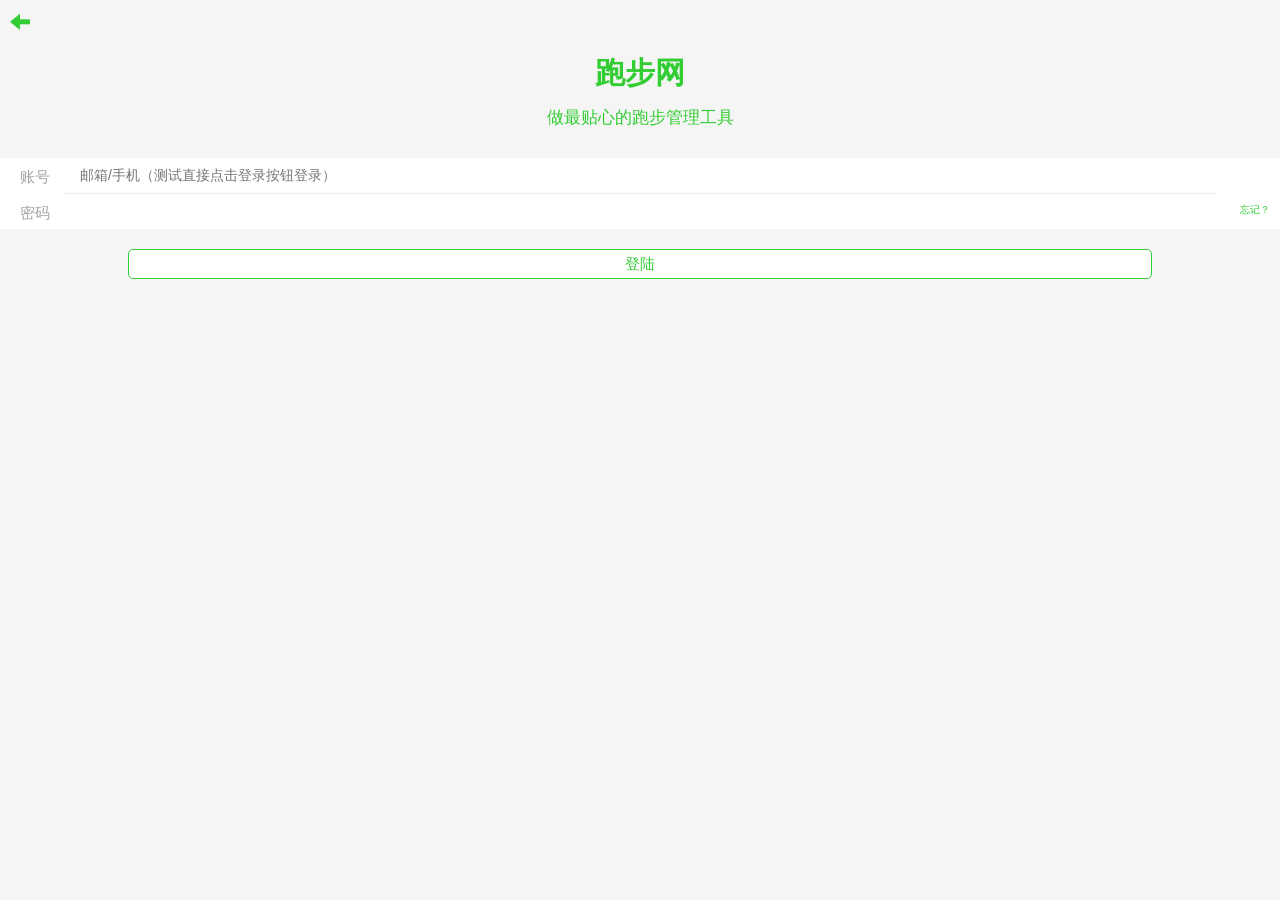
<file: running/html/login.html>
<!DOCTYPE html>
<html lang="zh-cn">
<head>
	<meta charset="UTF-8">
	<meta name="viewport" content="width=device-width,user-scalable=no,initial-scale=1.0,maximum-scale=1.0, minimum-scale=1.0">
	<title>登陆</title>
	<link rel="stylesheet" href="../css/bootstrap.min.css">	
	<link rel="stylesheet" href="../css/common.css">
	<link rel="stylesheet" href="../css/login.css">
</head>
<body>
	<div class="back">
		<a class="glyphicon glyphicon-arrow-left" href="../index.html"></a>
	</div>
	
	<section class="log_in">
		<div class="log_head">
			<h1>跑步网</h1>
			<h2>做最贴心的跑步管理工具</h2>
		</div>
		<div class="usr_and_pas">
			<div>
				<span>账号</span>
				<input type="text" placeholder="邮箱/手机（测试直接点击登录按钮登录）">
			</div>
			<hr>
			<div>
				<span>密码</span>
				<input type="password">
				<a href="##" class = "forget">忘记？</a>
			</div>
		</div>
		<button class = "login" id = "login">登陆</button>
	</section>
	<script type="text/javascript">
		var loginBtn = document.getElementById('login');
		loginBtn.onclick = function(){
			window.location.href = "discovery.html";
		}
	</script>
</body>
</html>
</file>
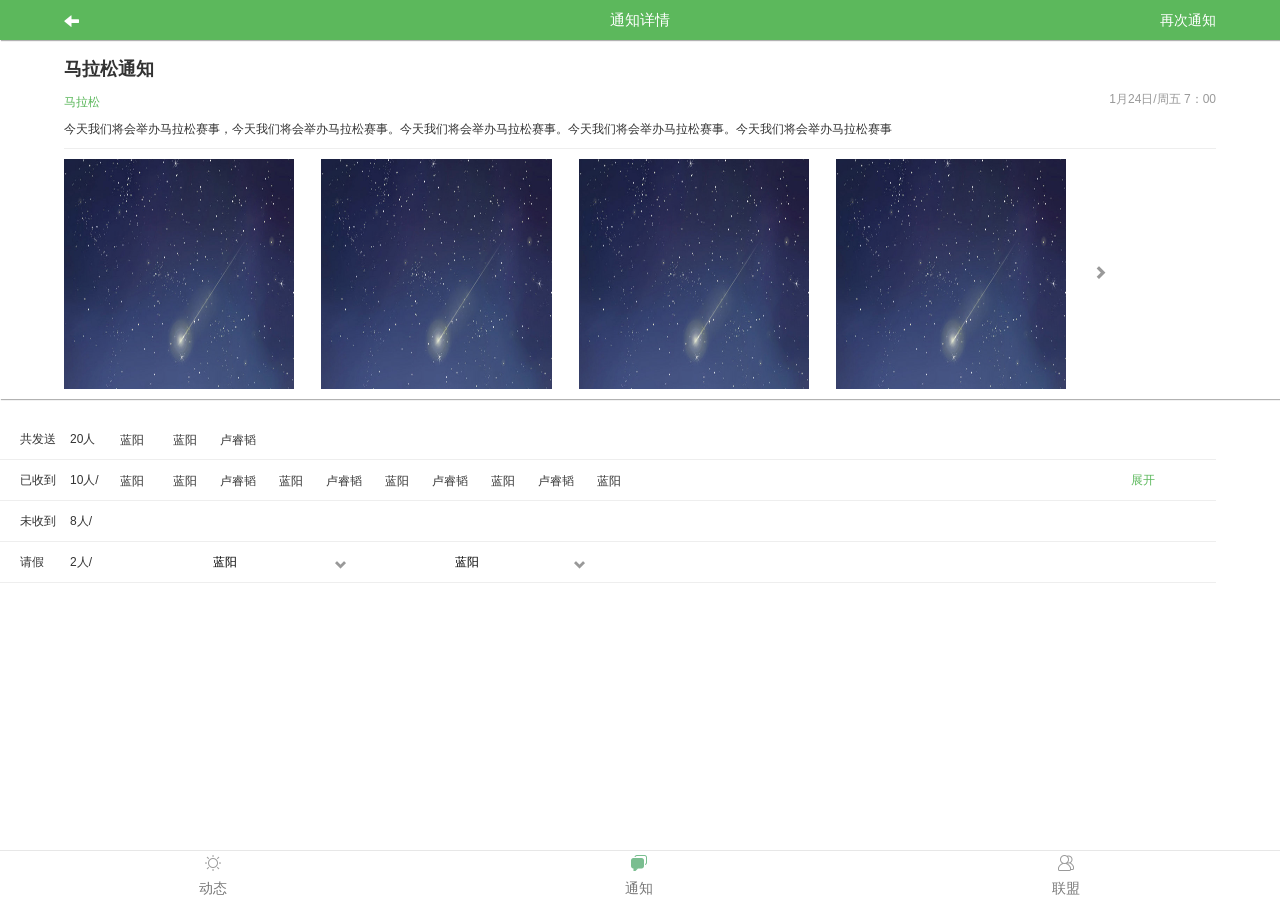
<file: running/html/notification.html>
<!DOCTYPE html>
<html lang="en">
<head>
	<meta charset="UTF-8">
	<meta name="viewport" content="width=device-width, user-scalable=no, initial-scale=1.0, maximum-scale=1.0, minimum-scale=1.0">
	<title>接受联盟通知</title>
	<link rel="stylesheet" type="text/css" href="../css/bootstrap.min.css">
	<link rel="stylesheet" type="text/css" href="../css/common.css">
	<link rel="stylesheet" type="text/css" href="../css/notification.css">
</head>
<body>
	
	<div class="notiContainer">
		<div class = "notiHeader">
			<a href = "javascript:history.go(-1)" class = "left_arrow">
			<span class="icon glyphicon glyphicon-arrow-left"></span>
			</a>
			<span class="notiInfo">通知详情</span>
			<a class="notification-again"  >再次通知</a>
		</div>

		<div class="notiContent">
			<h4>马拉松通知</h4>
			<span class="notiSubTitle">马拉松</span>
			<span class="notiTime">1月24日/周五 7：00</span>
			<p>今天我们将会举办马拉松赛事，今天我们将会举办马拉松赛事。今天我们将会举办马拉松赛事。今天我们将会举办马拉松赛事。今天我们将会举办马拉松赛事</p>
			<hr>
			<div class="notiContentImg">
				<img src="../img/bg1.png" alt="">
				<img src="../img/bg1.png" alt="">
				<img src="../img/bg1.png" alt="">
				<img src="../img/bg1.png" alt="">
				<span class="glyphicon glyphicon-chevron-right imgRight"></span>
			</div>
		</div>
		<div class="notiPerson">
			<span class="notiPersonTitle">共发送</span>
			<span class="notiPersonNum">20人</span>
			<hr>
			<div class="notiPersonList">
				<span class="notiPersonTitle">已收到</span>
				<span class="notiPersonNum">10人/</span>
				<span class="notiShow">展开</span>
				<div class="notiPersonName">
					<span class="notiPersonName1">蓝阳</span>
					<span>蓝阳</span>
					<span>卢睿韬</span>
					<div class="notiNameHide" style="display:none;">
						<span>蓝阳</span>
						<span>卢睿韬</span>
						<span>蓝阳</span>
						<span>卢睿韬</span>
					</div>			
				</div>
			</div>
			<hr>
			<div class="notiPersonList">
				<span class="notiPersonTitle">未收到</span>
				<span class="notiPersonNum">8人/</span>
				<div class="notiPersonName">
					<span class="notiPersonName1">蓝阳</span>
					<span>蓝阳</span>
					<span>卢睿韬</span>
					<span>蓝阳</span>
					<span>卢睿韬</span>
					<span>蓝阳</span>
					<span>卢睿韬</span>
					<span>蓝阳</span>
					<span>卢睿韬</span>				
					<span>蓝阳</span>
				</div>
			</div>
			<hr>
			<div class="notiPersonList">
				<span class="notiPersonTitle">请假</span>
				<span class="notiPersonNum">2人/</span>
				<div class="notiPersonLeave">
					<a href="#" data-toggle="modal" data-target="#leave-reason" class = "no_underline_black">
						<label class="notiPersonName1">蓝阳</label>
						<span class="glyphicon glyphicon-chevron-down"></span>
					</a>
					<a href="#" data-toggle="modal" data-target="#leave-reason" class = "no_underline_black">
						<label>蓝阳</label>
						<span class="glyphicon glyphicon-chevron-down"></span>
					</a>
				</div>
			</div>
			<hr>
		</div>
	</div>
	<div class="modal fade the_top2" id="leave-reason">
	    <div class="modal-dialog">
	        <div class="modal-content">
	        	<div class="modal-header bg">
		            <button type="button" class="close" data-dismiss="modal">
		                <span aria-hidden="true">&times;</span>
		            </button>
		            <h4 class="modal-title">领导</h4>
		        </div>
		        <div class="modal-body">
			        <p>明天跑步，我可能过不去了</p>
			        <textarea cols="30" rows="5" class = "applyText">好的</textarea>
			        <button class = "leaveButton">回复</button>
		        </div>
	        </div>
	    </div>
	</div>
	<!-- 成功提示信息 -->
	<div id="toast">
	    <div class="mask_transparent"></div>
		    <div class="the_toast">
		        <span class="icon_toast"></span>
		        <p class="toast_content">已发送</p>
		    </div>
		</div>
	</div>
	<!-- 底部导航栏 -->
	<div class="footer navbar navbar-default navbar-fixed-bottom" id = "footer">
		<ul class = "nav navbar-nav">
			<li>
				<img src="../img/trend.png">
				<a href="trend.html">动态</a>
			</li>
			<li>
				<img src="../img/notification_active.png">
				<a href="history.html">通知</a>
			</li>
			<li>
				<img src="../img/organization.png">
				<a href="organization.html">联盟</a>
			</li>
		</ul>
	</div>

	<script src="../js/jquery-1.9.1.js"></script>
	<script src="../js/bootstrap.min.js"></script>
	<script src = "../js/notification.js"></script>
</body>
</html>
</file>
<file: css/index.css>
/*请默认样式*/
*{margin:0;padding:0;}
html{font-size:10px;height:100%;}
body{font-family: "Microsoft YaHei", Arial, Helvetica, sans-serif, "宋体";height:100%;}
.loginBg{background:url(../img/loginBg.png);height:100%;background-size:cover; }
.mask{position:absolute;width:100%;height:100%;background:rgba(0,0,0,.7);}
.head1,.head2{position: absolute;z-index: 4;color: #fff;left: 50%;}
.head1{font-size: 5rem;top: 100px;margin-left: -7.5rem;}
.head2{font-size: 2rem;top: 202px;margin-left: -11rem;}
.loginAngle{position:absolute;top:120px;margin-left:-121px;left:50%;}
.login, .register{position:absolute;left:10%;top:400px;text-decoration: none;border:1px solid white;color:white;width:80%;height:3rem;border-radius:5%;line-height:3rem;text-align:center;font-size:1.5rem;}
.register{top:460px;}
</file>
<file: running/css/index.css>
/*请默认样式*/
*{margin:0;padding:0;}
html{font-size:10px;height:100%;}
body{font-family: "Microsoft YaHei", Arial, Helvetica, sans-serif, "宋体";height:100%;}
.loginBg{background:url(../img/loginBg.png);height:100%;background-size:cover; }
.mask{position:absolute;width:100%;height:100%;background:rgba(0,0,0,.7);}
.head1,.head2{position: absolute;z-index: 4;color: #fff;left: 50%;}
.head1{font-size: 5rem;top: 100px;margin-left: -7.5rem;}
.head2{font-size: 2rem;top: 202px;margin-left: -11rem;}
.loginAngle{position:absolute;top:120px;margin-left:-121px;left:50%;}
.login, .register{position:absolute;left:10%;top:400px;text-decoration: none;border:1px solid white;color:white;width:80%;height:3rem;border-radius:5%;line-height:3rem;text-align:center;font-size:1.5rem;}
.register{top:460px;}
</file>
<file: css/common.css>
* {
	margin: 0;
	padding: 0;
}
html{
	height: 100%;
}
body {
	font-family: "Microsoft YaHei", Arial, Helvetica, sans-serif, "宋体";
	color: #333;
	line-height: 1.6;
	position: relative;
	height: 100%;
}
h4, h5 {
	font-weight: bold;
}
@media (min-width: 768px) and (max-width: 1200px){
	.navbar-nav {
		width: 100%;
		margin: 5px auto;
	}
	.navbar-nav li a{
		padding-bottom: 10px;
	}
	.the_indent{
		text-indent: 35px;
		width: 108%;
	}
}
@media (min-width: 1200px){
	.navbar-nav {
		width: 100%;
		margin: 5px auto;
	}
	.navbar-nav li a{
		padding-bottom: 10px;
	}
	.the_indent{
		text-indent: 35px;
		width: 120%;
	}
}
.scroll_bug{
	overflow: hidden;
}
.float_right{
	float: right;
}
.h2_center {
	text-align: center;
}
.middle {
	width: 90%;
	margin: 0 auto;
}
.the_middle {
	padding-left: 10%;
}
.the_top {
	padding-top: 20px;
}
.the_top1 {
	padding-top: 10px;
}
.the_top2 {
	padding-top: 70px;
}
.the_top3 {
	margin-top: 20%;
}
.the_center {
	display: block;
	padding-left: 5%;
}
.the_center1 {
	margin-left: 6.5%;
}
.the_table {
	font-family: "Microsoft YaHei", Arial, Helvetica, sans-serif, "宋体";
	text-align: center;
	width: 80%;
	margin: 0 auto;
}
.the_span {
	vertical-align: middle;
}
.the_text {
	border: none;
}
.the_bottom {
	margin-bottom: 0px;
}
.the_button {
	display: block;
	width: 60%;
	margin: 20px auto;
}
.the_two_button {
	width: 80%;
	margin: 10px auto;
}
.the_edit_button {
	width: 45%;
	float: left;
}
.the_pm_button {
	width: 45%;
	float: right;
}
.yz_button {
	margin-left: -17px;
}
.shetuanjz {
	display: block;
	margin: 0 auto;
	width: 80%;
	overflow: hidden;
	border: 1px solid #999;
}
.shetuanjz p {
	text-indent: 2rem;
	padding: 5px 10px;
}
.the_list {
	width: 80%;
	text-align: center;
	margin: 3px auto;
}
/*成员管理*/
.cygl_table {
	width: 80%;
	margin: -20px auto 0;
}
.the_label {
	margin-right: -20px;
	margin-top: 5px;
	margin-left: 5px;
}
/*顶部导航*/
.header{
	width: 100%;
	background: #fff;
	display: block;
	position: fixed;
	height: 50px;
	z-index: 999;
	border-bottom: 1px solid #a3a3a3;
}
.header ul li{
	display: block;
	font-size: 16px;
	float: left;
	text-align: center;
	line-height: 50px; 
}
.header a{
	display: block;
	height: 50px;
	color: #a3a3a3;
	text-decoration: none;
}
#headerLeft{
	position: absolute;
	width: 80%;
}
#headerLeft2{
	position: absolute;
	width: 100%;
}
#headerRight{
	width: 20%;
	position: absolute;
	right: 0;
}
.subHeader li{
	display: block;
	text-align: center;
	width: 50%;
	margin-top: 40px;
	background: #fff;
}
.subHeader a{
	height: 30px;
	line-height: 30px;
}
.container{
	padding-top: 50px;
	position: relative;
}
.container2{
	padding-top: 100px;
}
.container3{
	padding-top: 60px;
}
.right_two_button{
	margin-top: 15px;
	float: right;
}
.right_two_button button{
	width: 100px;
	margin-right: 20px;
}
.footer{
	margin-top: 40px;
	width: 100%;
	background: #fff;
}
.footer_center{
	display: block;
	overflow: hidden;
	margin: 0 auto;
}
.footer li{
	color: #333;
	display: block;
	text-align: center;
	float: left;
	width: 33.3%;
	margin-bottom: -15px;
	margin-top: -15px;
}
/*导航小红点*/
/*.footer li:nth-child(3):after{
	position: absolute;
	top: 8px;
	left: 55%;
	content: "";
	width: 7px;
	height: 7px;
	background: #f00;
	border-radius: 50%;
}*/
.footer li img{
	margin-bottom: -20px;
}
.no_top_border{
	border-top: none;
}
.character_in_input{
	position: absolute;
	top: 130px;
	left: 25px;
	color: #777;
}
.character_in_input2{
	position: absolute;
	top: 167px;
	left: 25px;
	color: #777;
}
.the_indent{
	padding-left: 50px;
	padding-right: 20%;
}
.input_height{
	display: block;
	height: 45px;
}
.plus_in_input{
	position: absolute;
	right: 30px;
	top:126px;
}

/*ln's css*/
.applyText{
	width: 100%;
}
#confirmed{
	margin-bottom: -10px;
}
#confirmedUl{
	display: none;
	margin-top:5px;
}
.notiReport{
	display: block;
	margin-top: -20px;
	text-align: center;
	font-weight: bold;
}
.short-cut{
	display: block;
	text-align: center;
	height: 40px;
	line-height: 40px;
	color: #f3f3f3;
}
#identify p{
	padding: 0;
	text-align: center;
	width: 100%;
	position: relative;
}
#identify p span{
	padding: 0 10px;
	z-index: 1;
	position: relative;
	color: #a3a3a3;
	background-color: #f3f3f3;
}
#identify p::after{
	content: "";
	z-index: 0;
	position: absolute;
	background-color: #a3a3a3;
	height: 1px;
	left: 0;
	right: 0;
	top: 50%;
}
.ln_container{
	position: relative;
	padding-bottom: 70px;
	padding-top: 90px;
}
/**/
.left_arrow{
	color:white;
	text-decoration: none;
}
.notification_ul li{
	list-style: none;
	font-weight: bold;
}
.notification_ul{
	margin-top: -20px;
	padding-bottom: 30px;
}
.notification_ul a{
	text-decoration: none;
	color: #000;
}
.the_normal_intent{
	overflow: hidden;
	padding: 0 20px;
	font-size: 0.75rem;
}
.timestamp{
	position: absolute;
	top: 10px;
	right: 10%;
}
.no_underline_black{
	text-decoration: none;
	color: black;
}
.no_underline_black a:hover{
	text-decoration: none;
	color: black;
}
.no_underline_black a:active{
	text-decoration: none;
	color: black;
}
.no_underline_black a:visited{
	text-decoration: none;
	color: black;
}
.bg_red{
	background-color: #f2594b;
	color: white;
	border: none;
}
.confirm{
	display: block;
	width: 100%;
	text-align: center;
	overflow: hidden;
	font-weight: bold;
	background-color: white;
	height: 40px;
	line-height: 40px;
}

/*上传图片*/
#upload_image{
	opacity: 0;
	position: absolute;
	z-index: 10;
	top: 325px;
	left: -160px;
}
#add_img{
	color: #777;
	display: block;
	position: absolute;
	top: 325px;
	left:23px;
}
/*请假回复*/
.leaveButton{
	display: block;
	background: #f2594b;
	border: 0;
	border-radius: 5px;
	width: 80%;
	height: 30px;
	margin: 20px auto 0;
	color: #fff;
}
/*确认遮罩层*/
.mask_transparent {
	position: fixed;
	z-index: 9997;
	width: 100%;
	height: 100%;
	top: 0;
	left: 0;
	background: #000;
	opacity: 0.5;
}
#toast{
	display: none;
}
.the_toast {
	position: fixed;
	z-index: 9999;
	top: 180px;
	/*水平居中*/
	width: 7.6em;
	min-height: 7.6em;
	left: 50%;
	margin-left: -3.8em;
	background: rgba(40, 40, 40, 0.75);
	text-align: center;
	border-radius: 5px;
	color: #FFFFFF;
}
.icon_toast {
	display: block;
	margin: 22px 0 0;
}
/*伪元素添加对号 */
.icon_toast::before {
	/*对号字符*/
	content: '\2714';
	color: #FFFFFF;
	font-size: 55px;
}
.toast_content {
	margin: 0 0 15px;
	font-size: 15px;
}
/*发送通知新增部分*/
.SAHclub{
	width: 100%;
	height: 70px;
}
.SAHclubButton{
	display: block;
	margin: 5px;
}
.SAHposition{
	display: block;
	margin: 0 0 10px 10px;
}
.resetButton{
	float: left;
}
/*上传插件*/
.webuploader-container {
	position: relative;
}
.webuploader-element-invisible {
	position: absolute !important;
    clip: rect(1px,1px,1px,1px);
}
.webuploader-pick-disable {
	opacity: 0.6;
	pointer-events:none;
}
</file>
<file: css/discovery.css>
/*discovery*/
.discoverFix{
	position: fixed;
	z-index: 9999;
	top: 0;
	left: 0;
	width: 100%;
}
/*顶部导航*/
.discoverHeader{
	position: relative;
	z-index: 999;
	width: 100%;
	height: 3rem;
	background: #5CB85C;
	text-align: center;
	color: #fff;
	line-height: 3rem;
}
/*内容*/
.discoverResult{
	padding: 96px 0 70px 0;
}

.orgaDiscover{
	margin-top: 0;
	display: none;
}
.orgaDiscover2{
	margin-top: -.5rem;
	display: none;
}
.topSearch{
	width: 100%;
	height: 5rem;
	background: #d3d3d3;
	position: relative;
}
.topSearch input{
	position: absolute;
	width: 70%;
	height: 3rem;
	line-height: 3rem;
	font-size: 2rem;
	bottom: 1rem;
	left: 5%;
	border-radius:5px;
	border: 0;
	padding: 0 1rem 0 1rem;
}
.orgaSearchLabel{
	position: absolute;
	color: #a3a3a3;
	font-size: 2rem;
	left: 30%;
	top: 1.1rem;
}
#topSearchPlus{
	float: right;
	margin: 10px 5% 0;
	font-size: 3rem;
	color: #999;
}
.orgaSearchCancel{
	display: none;
	position: absolute;
	font-size: 2rem;
	color: #fff;
	left: 82%;
	top: 1.1rem;
	cursor: pointer;
}
/*获取焦点时搜索框*/
.topSearchFocus{
	width: 100%;
	height: 5rem;
	background: #d3d3d3;
	position: relative;
}
.topSearchFocus input{
	box-sizing:content-box;
	position: absolute;
	width: 70%;
	height:2rem;
	bottom: 1rem;
	left: 5%;
	border-radius:5px;
	border: 0;
	padding-left:10px;
	padding-top:0.5rem;
	padding-bottom:0.5rem;
}
.orgaSearchLabelFocus{
	position: absolute;
	color: #a3a3a3;
	font-size: 2rem;
	left: 8%;
	top: 1.1rem;
}
/*取消*/
.orgaSearchCancel{
	display: none;
	position: absolute;
	font-size: 2rem;
	color: #fff;
	left: 82%;
	top: 1.1rem;
	cursor: pointer;
}

/*发现背景图*/
.orgaSearchBg{
	width: 100%;
	margin-top: 6rem;
}
/*搜索结果*/
.orgaResult{
	padding-bottom: 50px;
}
.orgaResult li{
	list-style: none;
	position: relative;
}
.orgaResult hr{
	margin: 10px auto 10px;
}
/*搜索结果概述*/
.orgaResultHead{
	font-size: 1.2rem;
	color: #a3a3a3;
	margin: 10px 5% 0;
}
/*社团头像*/
.orgaResultImg{
	width: 40px;
	height: 40px;
	border-radius: 40px;
	border: 1px solid #a3a3a3;
	margin: 10px 5%;
}
/*社团名称*/
.orgaResultName{
	font-size: 1.5rem;
	font-weight: bold;
	color: #000;
	position: absolute;
	left: 25%;
	top: 5px;
}
/*社团人数*/
.orgaResultNum{
	font-size: 1rem;
	font-weight: bold;
	background: #CCE198;
	border: none;
	border-radius: 5px;
	color: #fff;
	padding: 2px;
	position: absolute;
	left: 25%;
	top: 35px;
}
/*社团活动数*/
.orgaResultAct{
	font-size: 1rem;
	font-weight: bold;
	background: #FACD89;
	border: none;
	border-radius: 5px;
	color: #fff;
	padding: 2px;
	position: absolute;
	left: 38%;
	top: 35px;
}
/*已加入*/
.orgaResultJoined{
	font-size: 1rem;
	font-weight: bold;
	background: #E6737C;
	border: none;
	border-radius: 5px;
	color: #fff;
	padding: 2px;
	position: absolute;
	left: 52%;
	top: 35px;
}
/*社团介绍*/
/*社团介绍已加入*/
.orgaResultPara1{
	font-size: 0.8rem;
	font-weight: bold;
	border: none;
	color: #a3a3a3;
	position: absolute;
	top: 3px;
	right: -260%;
	width: 250%;
	/*多余部分省略号*/
	overflow: hidden;
	white-space: nowrap;
	text-overflow: ellipsis;
}
.orgaResultPara2{
	font-size: 0.8rem;
	font-weight: bold;
	border: none;
	color: #a3a3a3;
	position: absolute;
	top: 3px;
	right: -360%;
	width: 350%;
	/*多余部分省略号*/
	overflow: hidden;
	white-space: nowrap;
	text-overflow: ellipsis;
}
/*discovery*/
.discoverFix{
	position: fixed;
	z-index: 9999;
	top: 0;
	left: 0;
	width: 100%;
}
/*顶部导航*/
.discoverHeader{
	position: relative;
	z-index: 999;
	width: 100%;
	height: 3rem;
	background: #5CB85C;
	text-align: center;
	color: #fff;
	line-height: 3rem;
}
/*内容*/
.discoverResult{
	padding: 96px 0 70px 0;
}
/*invited*/
.orgaYes,.orgaNo{
	float: left;
	width: 50%;
	height: 40px;
	border: none;
	line-height: 40px;
	color: #fff;
	box-shadow: 1px 1px 1px rgba(0, 0, 0, .3);
}
.orgaYes{
	background: #5cb85c;
}
.orgaNo{
	background: #f44a4a;
}
/*小红点*/
.orgaManage_redPot{
	position: absolute;
	top: 143px;
	right: 10%;
	display: block;
	width: 15px;
	height: 15px;
	text-align: center;
	border-radius: 50%;
	font-size: 1rem;
	line-height: 15px;
	background: #f00;
	color: #fff;
}
</file>
<file: css/history.css>
@font-face {font-family: 'iconfont';
    src: url('../fonts/iconfont2.eot'); /* IE9*/
    src: url('../fonts/iconfont2.eot?#iefix') format('embedded-opentype'), /* IE6-IE8 */
    url('../fonts/iconfont2.woff') format('woff'), /* chrome、firefox */
    url('../fonts/iconfont2.ttf') format('truetype'), /* chrome、firefox、opera、Safari, Android, iOS 4.2+*/
    url('../fonts/iconfont2.svg#iconfont') format('svg'); /* iOS 4.1- */
}
.iconfont{
    font-family:"iconfont" !important;
    font-size:16px;
    font-style:normal;
    -webkit-font-smoothing: antialiased;
    -webkit-text-stroke-width: 0.2px;
    -moz-osx-font-smoothing: grayscale;
}
/*避免被底部导航遮盖*/
.hisContainer{
    padding-top: 40px;
    padding-bottom: 70px;
}
/*头部导航*/
.hisHeader{
    position: fixed;
    z-index: 9;
    top: 0;
    width: 100%;
    height: 40px;
    font-size: 1.4rem;
    line-height: 40px;
    background: #5cb85c;
    color: #fff;
    box-shadow: 1px 1px 1px #999;
}
.hisHeaderGet,.hisHeaderSend{
    display: inline-block;
    width: 45%;
    text-align: center;
}
.hisHeaderSlice{
    position: absolute;
    right: 10%;
}
/*导航栏选中下方边框*/
.yellow{
    border-bottom: 2px solid #ffff9d;
}
/*未选中灰色*/
.gray{
     color: rgba(255, 255, 255, .6);
}
/*时间轴*/
.timeline{
    margin-top: 20px;
    background: url("../img/timeline.jpg") repeat-y scroll 20px 0;
}
.timeline li{
    position: relative;
    list-style: none;
}
.timeicon{
    position: absolute;
    top: -2px;
    margin-left: 12px;
    color: #5cb85c;
    background: #eee;
}
.time{
    margin: -10px 0 0 15%;
    font-size: 1.2rem;
    color: #5cb85c;
}
.panel{
    border: none;
} 
.timeline-panel{
    margin-top: 5px;
    margin-left: 15%;
    width: 80%;
    box-shadow: 2px 2px 2px 1px rgba(0, 0, 0, .1);
}
.panel-head{
    padding: 0 10px;
    width: 100%;
    height: 30px;
    line-height: 30px;
    color: #fff;
    background: #5cb85c;
}
.panel-time{
    float: right;
    font-size: 1.2rem;
}
.panel-body{
    padding: 10px;
    height: 40px;
}
.panel-body span{
    float: left;
}
.panel-body:after{
    content: ".";
    height: 0;
    display: block;
    visibility: none;
    clear: both;
    opacity: 0;
}
.panel-content{
    float: left;
    width: 8em; 
    color: #999;
    white-space: nowrap; 
    text-overflow: ellipsis; 
    overflow: hidden;
}
/*发出部分*/
#send{
    display: none;
}
.cursor{cursor:pointer;}
</file>
<file: css/login.css>
html{
	font-size: 10px;
}
body {
	background-color: #f5f5f5;
	font-family: "Helvetica Neue", Helvetica, Arial, "Microsoft Yahei UI", "Microsoft YaHei", SimHei, "\5B8B\4F53", simsun, sans-serif;
}
hr {
	width: 90%;
	padding: 0;
	margin: 0 auto;
}

.loginBg{
	height: 100%;
	background: url(../img/loginBg.png);
	background-size: cover;
	position: relative;
	z-index: 1;
}
.mask{
	width: 100%;
	height: 100%;
	background: rgba(0,0,0,.7);
	position: absolute;
	z-index: 2;
}
/*log_in 登陆页面*/
.back .glyphicon-arrow-left {
	font-size: 20px;
	font-weight: 100;
	padding-left: 10px;
	padding-top: 10px;
	color: #32CD32;
}
/*Apply_join_Org*/
.Apply_back {
	background: #32CD32;
	height: 30px;
}

.Apply_back .glyphicon-arrow-left {
	color: #ffffff;
	font-size: 17px;
	padding: 6px;
}

.Apply_back a {
	display: inline-block;
	padding-left: 35%;
	color: #ffffff;
	letter-spacing: 1px;
}

.Apply_back .Self-introduction .introduction {
	width: 100%;
	height: 70px;
	min-height: 20px;
	margin-top: 10px;
	padding: 5px;
	padding-bottom: 56px;
	border: none;
	background: #ffffff;
	overflow-y: hidden;
}

.log_in .log_head {
	text-align: center;
	color: #32CD32;
}

.log_in .log_head h1 {
	font-size: 30px;
	font-weight: bold;
}

.log_in .log_head h2 {
	font-size: 17px;
	font-weight: 590;
	padding-bottom: 20px;
}
.usr_and_pas{
	width: 100%;
	background: #fff;
}
.usr_and_pas div{
	position: relative;
}
.usr_and_pas span{
	font-size: 1.5rem;
	position: absolute;
	color: #a3a3a3;
	top: 0.7rem;
	left: 2rem;
}
.usr_and_pas input{
	box-sizing:content-box;
	border: none;
	height: 1.4rem;
	width: 100%;
	padding-left: 8rem;
	padding-top:11px;
	padding-bottom:11px;
}
.forget{
	text-decoration: none;
	color: #32CD32;
	font-size: 1rem;
	position: absolute;
	right: 1rem;
	top: 0.8rem;
}
.login{
	display: block;
	width: 80%;
	margin: 2rem auto;
	border: 1px solid #32CD32;
	background: #fff;
	height: 30px;
	color: #32CD32;
	font-size: 1.5rem;
	border-radius: 5px;

}
</file>
<file: css/notification.css>
.notiContainer{
	padding-top: 40px;
	padding-bottom: 70px;
}
.notiHeader{
	position: fixed;
	top: 0;
	width: 100%;
	height: 40px;
	line-height: 40px;
	background-color: #5cb85c;
	color: #fff;
	z-index: 99;
	box-shadow: 1px 1px 1px rgba(0, 0, 0, .3);
}
.left_arrow{
	position: absolute;
	top: 2px;
	left: 5%;
}
.notiHeader a{
	color: #fff;
}
.notiHeader span{
	font-size: 1.5rem;
}
.notiInfo{
	position: absolute;
	left: 50%;
	margin-left: -3rem;
}
.notification-again{
	float: right;
	margin-right: 5%; 
	color: #fff;
	cursor:pointer;
	font-style:normal;
}
.notification-again:visited{
	color: #fff;
	text-decoration: none;
}
.notification-again:hover{
	color: #fff;
	text-decoration: none;
}
/*notiContent*/
.notiContent{
	padding: 10px 5% 10px;
	background: #fff;
	box-shadow: 1px 1px 1px rgba(0, 0, 0, .3);
}
.notiContent hr{
	margin: 10px auto;
}
.notiContent h4{
	font-size: 1.8rem;
}
.notiSubTitle{
	font-size: 1.2rem;
	color: #5cb85c;
}
.notiTime{
	float: right;
	font-size: 1.2rem;
	color: #999;
}
.notiContent p{
	margin-top: 10px;
	font-size: 1.2rem;
	line-height: 1.3;
	work-break:break-all;
	word-warp:break-word;
}
.notiContentImg img{
	width: 20%;
	margin-right: 2%;
}
.imgRight{
	color: #999;
}
.notiShow{
	position: absolute;
	right: 5%;
	color: #5cb85c;
}
.notiPerson{
	margin-top: 20px;
	padding: 0 5% 20px 0;
	font-size: 1.2rem;
	background: #fff;
}
.notiPerson:after{
	content: "";
	display: block;
	visibility: none;
	height: 0;
	clear: both;
}
.notiPerson span{
	height: 40px;
	line-height: 40px;
}
.notiPerson hr{
	margin: 0 auto;
}
.notiPersonTitle{
	/*position: absolute;*/
	margin-left: 20px;
}
.notiPersonList{
	position: relative;
}
.notiPersonList:after{
	content: "";
	display: block;
	visibility: none;
	height: 0;
	clear: both;
}
.notiPersonNum{
	position: absolute;
	left: 70px;
}
.notiPersonName{
	/*display: inline-block;*/
	/*position: absolute;*/
	float: left;
	width: 70%;
	margin: -35px 10% 0 55px;
}
.notiPersonName1{
	margin-left: 50px;
}
.notiPersonName span{
	float: left;
	width: 53px;
	/*width: 25%;*/
	height: 30px;
	line-height: 30px;
	text-align: center;
}
.notiPersonLeave{
	/*float: left;*/
	margin: -35px 10% 0 55px;
}
.notiPersonLeave label{
	position: relative;
	/*float: left;*/
	width: 23%;
	height: 30px;
	line-height: 30px;
	text-align: center;
	font-weight: normal;
	color: #000;
}
.notiPersonLeave a{
	position: relative;
	text-decoration: none;
}
.notiPersonLeave a span{
	position: absolute;
	top: -10px;
	right: 0;
	color: #999;
}
/*模态框*/
.bg{
	background: #5cb85c;
	color: #fff;
}
.leaveButton{
	background: #5cb85c;
}
textarea{
	padding: 10px;
}
.modal-body-reply{
	color: #999;
}

/*社员看的通知详情*/
.notiYes,.notiNo{
	float: left;
	margin-top: 10px;
	width: 50%;
	height: 40px;
	border: none;
	line-height: 40px;
	box-shadow: 1px 1px 1px rgba(0, 0, 0, .3);
	outline: none;
}
.notiYes{
	color: #000;
	background: #fff;
}
.notiNo{
	color: #fff;
	background: #f44a4a;
}
.leaveReason{
	margin-top: 10px;
	padding: 10px 5%;
	color: #999;
	background: #fff;
	box-shadow: 1px 1px 1px rgba(0, 0, 0, .3);
}
.leaveText{
	width: 100%;
	border: none;
	background: #eee;
	border-radius: 3px;
	box-shadow: 1px 1px 1px rgba(0, 0, 0, .3) inset;
}
.leaveSend{
	float: right;
	padding-top: 10px;
	padding-right: 20px;
	color: #000;
	border: none;
	background: #fff;
}
#leave-reason .modal-body:after{
	content: "";
	height: 0;
	display: block;
	visibility: none;
	clear: both;
}
</file>
<file: css/organization.css>
*{
	margin: 0;
	padding: 0;
}
html{
	font-size: 10px;
}
body{
	font-family: "Microsoft YaHei", Arial, Helvetica, sans-serif, "宋体";
	background: #fff;
}

/*总体定位*/
.orgaContainer{
	position: relative;
	/*防止底部导航遮盖*/
	padding-bottom: 100px;
	/*display: none;*/
}
.nomove{
	position: fixed;
    z-index: 999;
    width: 100%;
    height: 170px;
}
/*顶部导航*/
.orgaHeader{
	position: absolute;
	z-index: 999;
	width: 100%;
	height: 40px;
}
.orgaHeaderTitle{
	position: absolute;
	z-index: 99;
	width: 100%;
	height: 40px;
	background: rgba(0,0,0,.27);
}
.pDataHeaderIcon{
	position: absolute;
	top: 8px;
	left: 5%;
	color: #fff;
}
.orgaHeaderSilce{
	float: right;
	margin-top: 3px;
	margin-right: 15%;
	font-size: 2rem;
	color: #fff;
}
.orgaHeaderSearch{
	position: absolute;
	right: 5%;
	top: 10px;
	font-size: 2rem;
	color: #fff;
}
.orgaTopPic img{
	width: 100%;
	height: 190px;
}
.orgaName{
	position: absolute;
	z-index: 999;
	top: 190px;
	width: 100%;
	height: 40px;
	background: #fff;
	box-shadow: 1px 1px 1px rgba(0, 0, 0, .5);
}
.orgaNameTitle{
	margin-left: 5%;
	height: 40px;
	line-height: 40px;
	font-size: 2rem;
}
.orgaName label{
	margin-left: 10px;
	font-size: 1.4rem;
	color: #5cb85c;
}
.orgaNameArrow{
	float: right;
	margin: 10px 5% 0 0;
	font-size: 1.8rem;
	color: #999;
}
.midHr{
	display: none;
	position: absolute;
	z-index: 10000;
	top: 230px;
	width: 90%;
}
.orgaNameMask{
	display: none;
	position: absolute;
	z-index: 1029;
	top: 230px;
	width: 100%;
	height: 1000px;
	background: rgba(0, 0, 0, .5);
}
.orgaSwitch{
	display: none;
}
.orgaSwitch ul{
	position: absolute;
	z-index: 9999;
	top: 230px;
	width: 100%;
	max-height: 160px;
	overflow: auto;
	background: #fff;
	border-bottom: 1px solid #eee;
}
.orgaSwitch li{
	margin: 5px 0;
	padding: 0 5%;
	height: 30px;
	line-height: 30px;
	list-style: none;
}
.orgaSwitch li a{
	text-decoration: none;
	color: #000;
}
.orgaNav{
	position: relative;
	z-index: 888;
	padding-top: 230px;
	background: #eee;
}
.orgaNav:after{
	display: block;
	content: ".";
	visibility: hidden;
	height: 0;
	clear: both;
}
.orgaNav li{
	float: left;
	width: 33%;
	height: 30px;
	line-height: 30px;
	text-align: center;
	list-style: none;
}
.orgaNav li label{
	color: #999;
	font-weight: normal;
}
.orgaNav img{
	width: 15px;
	height: 15px;
}
/*页面内容*/
.orgaContent_label{
	margin-top: 5px;
	margin-left: 20px;
	color: #a3a3a3;
}
.orgaNext{
	margin-top: -10px;
	height: 30px;
	line-height: 30px;
	text-align: center;
	color: #999;
	background: #eee;
	box-shadow: 1px 1px 1px rgba(0, 0, 0, .4) inset;
}
/*分割线*/
hr{
	margin: 0 5%;
}
/*段落排版*/
.orgaContent p{
	width: 80%;
	font-size: 1.4rem;
	margin-top: -30px;
	margin-left: 20%;
	padding: 0 20px;
	work-break:break-all;
	word-warp:break-word;	
}
.orgaMain{
	margin-top: 10px;
}
.orgaMain2{
	margin-top: 10px;
}
/*管理部分*/
.orgaManage{
	width: 90%;
	margin: 10px auto;
}
.orgaManage li{
	display: block;
	list-style: none;
	font-size: 1.4rem;
	margin: 10px 20px;
}
.orgaManage a{
	text-decoration: none;
	color: #6F6F6F;
}
.orgaManage_name{
	margin-left: 20px;
	margin-right: 50%;
}
.orgaPrev{
	width: 100%;
	height: 30px;
	line-height: 30px;
	text-align: center;
	color: #999;
	background: #eee;
	box-shadow: 1px 1px 1px rgba(0, 0, 0, .4) inset;
}
/*发现部分*/
.orgaDiscover{
	margin-top: 0;
	display: none;
}
.orgaDiscover2{
	margin-top: -.5rem;
	display: none;
}
.topSearch{
	width: 100%;
	height: 5rem;
	background: #d3d3d3;
	position: relative;
}
.topSearch input{
	position: absolute;
	width: 70%;
	height: 3rem;
	line-height: 3rem;
	font-size: 2rem;
	bottom: 1rem;
	left: 5%;
	border-radius:5px;
	border: 0;
	padding: 0 1rem 0 1rem;
}
.orgaSearchLabel{
	position: absolute;
	color: #a3a3a3;
	font-size: 2rem;
	left: 30%;
	top: 1.1rem;
}
#topSearchPlus{
	float: right;
	margin: 10px 5% 0;
	font-size: 3rem;
	color: #999;
}
/*获取焦点时搜索框*/
.topSearchFocus{
	width: 100%;
	height: 5rem;
	background: #d3d3d3;
	position: relative;
}
.topSearchFocus input{
	position: absolute;
	width: 70%;
	height: 3rem;
	line-height: 3rem;
	font-size: 2rem;
	bottom: 1rem;
	left: 5%;
	border-radius:5px;
	border: 0;
	padding: 0 1rem 0 1rem;
}
.orgaSearchLabelFocus{
	position: absolute;
	color: #a3a3a3;
	font-size: 2rem;
	left: 8%;
	top: 1.1rem;
}
/*取消*/
.orgaSearchCancel{
	display: none;
	position: absolute;
	font-size: 2rem;
	color: #fff;
	left: 82%;
	top: 1.1rem;
	cursor: pointer;
}
/*搜索按钮*/
/*.orgaSearchButton{
	position: absolute;
	margin-top: 6rem;
	margin-left: 10%;
	border: 1px solid #5CB85C;
	border-radius:5px;
	background: #fff;
	width: 80%;
	height: 4rem;
}*/
/*发现背景图*/
.orgaSearchBg{
	width: 100%;
	margin-top: 6rem;
}
/*搜索结果*/
.orgaResult{
	padding-bottom: 50px;
}
.orgaResult li{
	list-style: none;
	position: relative;
}
.orgaResult hr{
	margin: 10px auto 10px;
}
/*搜索结果概述*/
.orgaResultHead{
	font-size: 1.2rem;
	color: #a3a3a3;
	margin: 10px 5% 0;
}
/*社团头像*/
.orgaResultImg{
	width: 40px;
	height: 40px;
	border-radius: 40px;
	border: 1px solid #a3a3a3;
	margin: 10px 5%;
}
/*社团名称*/
.orgaResultName{
	font-size: 1.5rem;
	font-weight: bold;
	color: #000;
	position: absolute;
	left: 25%;
	top: 5px;
}
/*社团人数*/
.orgaResultNum{
	font-size: 1rem;
	font-weight: bold;
	background: #CCE198;
	border: none;
	border-radius: 5px;
	color: #fff;
	padding: 2px;
	position: absolute;
	left: 25%;
	top: 35px;
}
/*社团活动数*/
.orgaResultAct{
	font-size: 1rem;
	font-weight: bold;
	background: #FACD89;
	border: none;
	border-radius: 5px;
	color: #fff;
	padding: 2px;
	position: absolute;
	left: 38%;
	top: 35px;
}
/*已加入*/
.orgaResultJoined{
	font-size: 1rem;
	font-weight: bold;
	background: #E6737C;
	border: none;
	border-radius: 5px;
	color: #fff;
	padding: 2px;
	position: absolute;
	left: 52%;
	top: 35px;
}
/*社团介绍*/
/*社团介绍已加入*/
.orgaResultPara1{
	font-size: 0.8rem;
	font-weight: bold;
	border: none;
	color: #a3a3a3;
	position: absolute;
	top: 3px;
	right: -260%;
	width: 250%;
	/*多余部分省略号*/
	overflow: hidden;
	white-space: nowrap;
	text-overflow: ellipsis;
}
.orgaResultPara2{
	font-size: 0.8rem;
	font-weight: bold;
	border: none;
	color: #a3a3a3;
	position: absolute;
	top: 3px;
	right: -360%;
	width: 350%;
	/*多余部分省略号*/
	overflow: hidden;
	white-space: nowrap;
	text-overflow: ellipsis;
}
/*discovery*/
.discoverFix{
	position: fixed;
	z-index: 9999;
	top: 0;
	left: 0;
	width: 100%;
}
/*顶部导航*/
.discoverHeader{
	position: relative;
	z-index: 999;
	width: 100%;
	height: 3rem;
	background: #5CB85C;
	text-align: center;
	color: #fff;
	line-height: 3rem;
}
/*内容*/
.discoverResult{
	padding: 96px 0 70px 0;
}
/*invited*/
.orgaYes,.orgaNo{
	float: left;
	width: 50%;
	height: 40px;
	border: none;
	line-height: 40px;
	color: #fff;
	box-shadow: 1px 1px 1px rgba(0, 0, 0, .3);
}
.orgaYes{
	background: #5cb85c;
}
.orgaNo{
	background: #f44a4a;
}
/*小红点*/
.orgaManage_redPot{
	position: absolute;
	top: 143px;
	right: 10%;
	display: block;
	width: 15px;
	height: 15px;
	text-align: center;
	border-radius: 50%;
	font-size: 1rem;
	line-height: 15px;
	background: #f00;
	color: #fff;
}
</file>
<file: css/send.css>
/*头部导航*/
.sendHeader{
    position: fixed;
    z-index: 9;
    top: 0;
    width: 100%;
    height: 40px;
    font-size: 1.4rem;
    line-height: 40px;
    background: #5cb85c;
    color: #fff;
    box-shadow: 1px 1px 1px #999;
}
.sendHeaderArrow{
    position: absolute;
    top: 12px;
    left: 5%;
    width: 40px;
    height: 40px;
}
.sendHeaderTitle{
    display: inline-block;
    width: 100%;
    text-align: center;
}
.sendButton{
    height: 32px;
    color: #fff;
    background: #5cb85c;
    border: 1px solid #5cb85c;
    border-radius: 5px;
}
#choosen{
    background: #5cb85c;
    border: 1px solid #5cb85c;
}
.sendPlus{
    position: absolute;
    right: 10%;
    top:129px;
    width: 30px;
    height: 30px;
    font-size: 2.4rem;
    color: #999;
}
/*添加图片*/
.imgUploader{
    position: absolute;
    top: 330px;
    left: 25px;
}
#filePicker{
    font-size: 1.6rem;
}
.thumbnail{
    position: absolute;
    left: 65px;
    top: -1px;
    width: 5em;
    border: 0;
    background: transparent;
}
</file>
<file: css/trend.css>
*{
	margin: 0;
	padding: 0;
}
html{
	font-size: 10px;
}
body{
	font-family: "Microsoft YaHei", Arial, Helvetica, sans-serif, "宋体";
	background: #fff;
}
hr{
	margin: 10px;
}
/*顶部导航*/
.treHeader{
	width: 100%;
	display: block;
	height: 50px;
	background: #5CB85C;
	position: fixed;
	z-index: 999;
}
.treHeader li{
	float: left;
	line-height: 50px;
	text-align: center;
	list-style: none;
	width: 50%;
}
.treHeader a{
	display: block;
	height: 50px;
	color: #c3c3c3;
	text-decoration:none;
}
.treHeader_Left a{
	color: #fff;
	border-bottom: 2px solid #FFFF9D;
}
/*整体定位*/
.treContainer{
	position: relative;
	padding-top: 60px;
	padding-bottom: 70px;
}
/*顶部筛选条*/
.treFilter{
	width: 100%;
	position: fixed;
	top: 50px;
	z-index: 999;
	background: #fff;
	display: block;
	margin: 0 auto;
	height: 3rem;
	line-height: 3rem;
/*	border-bottom: 1px solid #a3a3a3;*/
}
.treFilter li{
	list-style: none;
	color: #a4a4a4;
}
.treFilter a{
	text-decoration: none;
	color: #a3a3a3;
}
/*点击后效果*/
/*.treFilter a{
	text-decoration: none;
	color: #a3a3a3;
}*/
.treTip{
	float: left;
	font-size: 1.5rem;
}
.treTab{
	position: relative;
	margin-top: -3px;
	width: 32.4%;
	text-align: center;	
}
/*下拉菜单选项高度设置*/
.treTab a span{
	height: 40px;
	line-height: 40px;
}
.treTab label span{
	height: 40px;
	line-height: 40px;
}
/*分割线边距*/
.dropdown-menu .divider{
	height: 1px;
	margin: 0;
}
.dropdown-menu li label:hover{
	background: #fff;
}
/*下拉菜单*/
/*学校*/
.treDownMenu1{
	/*筛选按钮的3倍大*/
	width: 305%;
	position: absolute;
	top: 35px;
	left: 2%;
	max-height: 240px;
	overflow:auto;
}
/*时间*/
.treDownMenu2{
	width: 305%;
	position: absolute;
	top: 35px;
	left: -102%;
}
/*类型（多选）*/
.treDownMenu3{
	width: 305%;
	position: absolute;
	z-index: 991;
	top: 35px;
	left: -204%;
	max-height: 240px;
	overflow: auto;
}
/*下拉菜单微调*/
#firstline{
	padding-left: 5%;
	color: #a3a3a3;
	height: 40px;
	line-height: 40px;
}
.treFilterButton{
	position: absolute;
	top: 10px;
	right: 20px;
	border: none;
	width: 30%;
	height: 30px;
	line-height: 30px;
	background: #5CB85C;
	color: #fff;
	border-radius: 5px;
}
#treCarousel{
	margin-top: 20px;
}
/*轮播图图片设置*/
.treCarouselPhoto{
	width: 100%;
	height: 180px;
	overflow: hidden;
}
/*轮播图小圆点*/
#treIndicators{
	bottom: -15px;
}
#treIndicators li{
	display: inline-block;
    width: 4px;
    height: 4px;
    margin: 1px;
    text-indent: -999px;
    cursor: pointer;
    background-color: #a3a3a3;
    border: none;
    border-radius: 4px;
}
#treIndicators .active{
	width: 4px;
    height: 4px;
    background-color: #fff;
}
/*轮播图底部文字*/
#treCarouselCaption{
	left: 0;
	right: 0;
	bottom: -10px;
	padding:10px 5%;
	font-size: 1.5rem;
	text-align: left;
	background: #000;
	opacity: 0.5;
	width: 100%;
}
/*内容主体部分*/
/*总体定位*/
.treMain{
	position: relative;
	width: 100%;
}
.treMainWarp{
	position: relative;
}
.treMainWarp a{
	text-decoration: none;
}
/*内容缩略图*/
.treMainImg{
	width: 80px;
	height: 60px;
	margin: 10px;
}
/*右侧内容*/
.treMainContent{
	width: 60%;
	position: absolute;
	top: 15px;
	left: 110px;
	line-height: 1;
}
/*内容标题*/
.treMainTitle{
	font-size: 1.4rem;
	width: 60%;
	color: #000;
}
.treMainTitle:visited{
	color: #000;
}
/*内容信息*/
.treMainInfo{
	position: absolute;
	left: 110px;
	top: 70px;
	font-size: 1.2rem;
}
/*社团名称*/
.treMainInfoName{
	position: absolute;
	left: 110px;
	top: 52px;
	font-size: 1rem;
	color: #76C3A3;
}
.treMainInfoName:visited{
	color: #76C3A3;
}
/*发布时间*/
.treMainInfoTime{
	position: absolute;
	font-size: 1rem;
	right: 14%;
	top: 52px;
	color: #a3a3a3;
}
/*访问人数*/
.treMainInfoNum{
	position: absolute;
	font-size: 1rem;
	right: 3%;
	top: 52px;
	color: #a3a3a3;
}
</file>
<file: running/css/common.css>
* {
	margin: 0;
	padding: 0;
}
html{
	height: 100%;
}
body {
	font-family: "Microsoft YaHei", Arial, Helvetica, sans-serif, "宋体";
	color: #333;
	line-height: 1.6;
	position: relative;
	height: 100%;
}
h4, h5 {
	font-weight: bold;
}
@media (min-width: 768px) and (max-width: 1200px){
	.navbar-nav {
		width: 100%;
		margin: 5px auto;
	}
	.navbar-nav li a{
		padding-bottom: 10px;
	}
	.the_indent{
		text-indent: 35px;
		width: 108%;
	}
}
@media (min-width: 1200px){
	.navbar-nav {
		width: 100%;
		margin: 5px auto;
	}
	.navbar-nav li a{
		padding-bottom: 10px;
	}
	.the_indent{
		text-indent: 35px;
		width: 120%;
	}
}
.scroll_bug{
	overflow: hidden;
}
.float_right{
	float: right;
}
.h2_center {
	text-align: center;
}
.middle {
	width: 90%;
	margin: 0 auto;
}
.the_middle {
	padding-left: 10%;
}
.the_top {
	padding-top: 20px;
}
.the_top1 {
	padding-top: 10px;
}
.the_top2 {
	padding-top: 70px;
}
.the_top3 {
	margin-top: 20%;
}
.the_center {
	display: block;
	padding-left: 5%;
}
.the_center1 {
	margin-left: 6.5%;
}
.the_table {
	font-family: "Microsoft YaHei", Arial, Helvetica, sans-serif, "宋体";
	text-align: center;
	width: 80%;
	margin: 0 auto;
}
.the_span {
	vertical-align: middle;
}
.the_text {
	border: none;
}
.the_bottom {
	margin-bottom: 0px;
}
.the_button {
	display: block;
	width: 60%;
	margin: 20px auto;
}
.the_two_button {
	width: 80%;
	margin: 10px auto;
}
.the_edit_button {
	width: 45%;
	float: left;
}
.the_pm_button {
	width: 45%;
	float: right;
}
.yz_button {
	margin-left: -17px;
}
.shetuanjz {
	display: block;
	margin: 0 auto;
	width: 80%;
	overflow: hidden;
	border: 1px solid #999;
}
.shetuanjz p {
	text-indent: 2rem;
	padding: 5px 10px;
}
.the_list {
	width: 80%;
	text-align: center;
	margin: 3px auto;
}
/*成员管理*/
.cygl_table {
	width: 80%;
	margin: -20px auto 0;
}
.the_label {
	margin-right: -20px;
	margin-top: 5px;
	margin-left: 5px;
}
/*顶部导航*/
.header{
	width: 100%;
	background: #fff;
	display: block;
	position: fixed;
	height: 50px;
	z-index: 999;
	border-bottom: 1px solid #a3a3a3;
}
.header ul li{
	display: block;
	font-size: 16px;
	float: left;
	text-align: center;
	line-height: 50px; 
}
.header a{
	display: block;
	height: 50px;
	color: #a3a3a3;
	text-decoration: none;
}
#headerLeft{
	position: absolute;
	width: 80%;
}
#headerLeft2{
	position: absolute;
	width: 100%;
}
#headerRight{
	width: 20%;
	position: absolute;
	right: 0;
}
.subHeader li{
	display: block;
	text-align: center;
	width: 50%;
	margin-top: 40px;
	background: #fff;
}
.subHeader a{
	height: 30px;
	line-height: 30px;
}
.container{
	padding-top: 50px;
	position: relative;
}
.container2{
	padding-top: 100px;
}
.container3{
	padding-top: 60px;
}
.right_two_button{
	margin-top: 15px;
	float: right;
}
.right_two_button button{
	width: 100px;
	margin-right: 20px;
}
.footer{
	margin-top: 40px;
	width: 100%;
	background: #fff;
}
.footer_center{
	display: block;
	overflow: hidden;
	margin: 0 auto;
}
.footer li{
	color: #333;
	display: block;
	text-align: center;
	float: left;
	width: 33.3%;
	margin-bottom: -15px;
	margin-top: -15px;
}
/*导航小红点*/
/*.footer li:nth-child(3):after{
	position: absolute;
	top: 8px;
	left: 55%;
	content: "";
	width: 7px;
	height: 7px;
	background: #f00;
	border-radius: 50%;
}*/
.footer li img{
	margin-bottom: -20px;
}
.no_top_border{
	border-top: none;
}
.character_in_input{
	position: absolute;
	top: 130px;
	left: 25px;
	color: #777;
}
.character_in_input2{
	position: absolute;
	top: 167px;
	left: 25px;
	color: #777;
}
.the_indent{
	padding-left: 50px;
	padding-right: 20%;
}
.input_height{
	display: block;
	height: 45px;
}
.plus_in_input{
	position: absolute;
	right: 30px;
	top:126px;
}

/*ln's css*/
.applyText{
	width: 100%;
}
#confirmed{
	margin-bottom: -10px;
}
#confirmedUl{
	display: none;
	margin-top:5px;
}
.notiReport{
	display: block;
	margin-top: -20px;
	text-align: center;
	font-weight: bold;
}
.short-cut{
	display: block;
	text-align: center;
	height: 40px;
	line-height: 40px;
	color: #f3f3f3;
}
#identify p{
	padding: 0;
	text-align: center;
	width: 100%;
	position: relative;
}
#identify p span{
	padding: 0 10px;
	z-index: 1;
	position: relative;
	color: #a3a3a3;
	background-color: #f3f3f3;
}
#identify p::after{
	content: "";
	z-index: 0;
	position: absolute;
	background-color: #a3a3a3;
	height: 1px;
	left: 0;
	right: 0;
	top: 50%;
}
.ln_container{
	position: relative;
	padding-bottom: 70px;
	padding-top: 90px;
}
/**/
.left_arrow{
	color:white;
	text-decoration: none;
}
.notification_ul li{
	list-style: none;
	font-weight: bold;
}
.notification_ul{
	margin-top: -20px;
	padding-bottom: 30px;
}
.notification_ul a{
	text-decoration: none;
	color: #000;
}
.the_normal_intent{
	overflow: hidden;
	padding: 0 20px;
	font-size: 0.75rem;
}
.timestamp{
	position: absolute;
	top: 10px;
	right: 10%;
}
.no_underline_black{
	text-decoration: none;
	color: black;
}
.no_underline_black a:hover{
	text-decoration: none;
	color: black;
}
.no_underline_black a:active{
	text-decoration: none;
	color: black;
}
.no_underline_black a:visited{
	text-decoration: none;
	color: black;
}
.bg_red{
	background-color: #f2594b;
	color: white;
	border: none;
}
.confirm{
	display: block;
	width: 100%;
	text-align: center;
	overflow: hidden;
	font-weight: bold;
	background-color: white;
	height: 40px;
	line-height: 40px;
}

/*上传图片*/
#upload_image{
	opacity: 0;
	position: absolute;
	z-index: 10;
	top: 325px;
	left: -160px;
}
#add_img{
	color: #777;
	display: block;
	position: absolute;
	top: 325px;
	left:23px;
}
/*请假回复*/
.leaveButton{
	display: block;
	background: #f2594b;
	border: 0;
	border-radius: 5px;
	width: 80%;
	height: 30px;
	margin: 20px auto 0;
	color: #fff;
}
/*确认遮罩层*/
.mask_transparent {
	position: fixed;
	z-index: 9997;
	width: 100%;
	height: 100%;
	top: 0;
	left: 0;
	background: #000;
	opacity: 0.5;
}
#toast{
	display: none;
}
.the_toast {
	position: fixed;
	z-index: 9999;
	top: 180px;
	/*水平居中*/
	width: 7.6em;
	min-height: 7.6em;
	left: 50%;
	margin-left: -3.8em;
	background: rgba(40, 40, 40, 0.75);
	text-align: center;
	border-radius: 5px;
	color: #FFFFFF;
}
.icon_toast {
	display: block;
	margin: 22px 0 0;
}
/*伪元素添加对号 */
.icon_toast::before {
	/*对号字符*/
	content: '\2714';
	color: #FFFFFF;
	font-size: 55px;
}
.toast_content {
	margin: 0 0 15px;
	font-size: 15px;
}
/*发送通知新增部分*/
.SAHclub{
	width: 100%;
	height: 70px;
}
.SAHclubButton{
	display: block;
	margin: 5px;
}
.SAHposition{
	display: block;
	margin: 0 0 10px 10px;
}
.resetButton{
	float: left;
}
/*上传插件*/
.webuploader-container {
	position: relative;
}
.webuploader-element-invisible {
	position: absolute !important;
    clip: rect(1px,1px,1px,1px);
}
.webuploader-pick-disable {
	opacity: 0.6;
	pointer-events:none;
}
</file>
<file: running/css/discovery.css>
/*discovery*/
.discoverFix{
	position: fixed;
	z-index: 9999;
	top: 0;
	left: 0;
	width: 100%;
}
/*顶部导航*/
.discoverHeader{
	position: relative;
	z-index: 999;
	width: 100%;
	height: 3rem;
	background: #5CB85C;
	text-align: center;
	color: #fff;
	line-height: 3rem;
}
/*内容*/
.discoverResult{
	padding: 96px 0 70px 0;
}

.orgaDiscover{
	margin-top: 0;
	display: none;
}
.orgaDiscover2{
	margin-top: -.5rem;
	display: none;
}
.topSearch{
	width: 100%;
	height: 5rem;
	background: #d3d3d3;
	position: relative;
}
.topSearch input{
	position: absolute;
	width: 70%;
	height: 3rem;
	line-height: 3rem;
	font-size: 2rem;
	bottom: 1rem;
	left: 5%;
	border-radius:5px;
	border: 0;
	padding: 0 1rem 0 1rem;
}
.orgaSearchLabel{
	position: absolute;
	color: #a3a3a3;
	font-size: 2rem;
	left: 30%;
	top: 1.1rem;
}
#topSearchPlus{
	float: right;
	margin: 10px 5% 0;
	font-size: 3rem;
	color: #999;
}
.orgaSearchCancel{
	display: none;
	position: absolute;
	font-size: 2rem;
	color: #fff;
	left: 82%;
	top: 1.1rem;
	cursor: pointer;
}
/*获取焦点时搜索框*/
.topSearchFocus{
	width: 100%;
	height: 5rem;
	background: #d3d3d3;
	position: relative;
}
.topSearchFocus input{
	position: absolute;
	width: 70%;
	height: 3rem;
	line-height: 3rem;
	font-size: 2rem;
	bottom: 1rem;
	left: 5%;
	border-radius:5px;
	border: 0;
	padding: 0 1rem 0 1rem;
}
.orgaSearchLabelFocus{
	position: absolute;
	color: #a3a3a3;
	font-size: 2rem;
	left: 8%;
	top: 1.1rem;
}
/*取消*/
.orgaSearchCancel{
	display: none;
	position: absolute;
	font-size: 2rem;
	color: #fff;
	left: 82%;
	top: 1.1rem;
	cursor: pointer;
}

/*发现背景图*/
.orgaSearchBg{
	width: 100%;
	margin-top: 6rem;
}
/*搜索结果*/
.orgaResult{
	padding-bottom: 50px;
}
.orgaResult li{
	list-style: none;
	position: relative;
}
.orgaResult hr{
	margin: 10px auto 10px;
}
/*搜索结果概述*/
.orgaResultHead{
	font-size: 1.2rem;
	color: #a3a3a3;
	margin: 10px 5% 0;
}
/*社团头像*/
.orgaResultImg{
	width: 40px;
	height: 40px;
	border-radius: 40px;
	border: 1px solid #a3a3a3;
	margin: 10px 5%;
}
/*社团名称*/
.orgaResultName{
	font-size: 1.5rem;
	font-weight: bold;
	color: #000;
	position: absolute;
	left: 25%;
	top: 5px;
}
/*社团人数*/
.orgaResultNum{
	font-size: 1rem;
	font-weight: bold;
	background: #CCE198;
	border: none;
	border-radius: 5px;
	color: #fff;
	padding: 2px;
	position: absolute;
	left: 25%;
	top: 35px;
}
/*社团活动数*/
.orgaResultAct{
	font-size: 1rem;
	font-weight: bold;
	background: #FACD89;
	border: none;
	border-radius: 5px;
	color: #fff;
	padding: 2px;
	position: absolute;
	left: 38%;
	top: 35px;
}
/*已加入*/
.orgaResultJoined{
	font-size: 1rem;
	font-weight: bold;
	background: #E6737C;
	border: none;
	border-radius: 5px;
	color: #fff;
	padding: 2px;
	position: absolute;
	left: 52%;
	top: 35px;
}
/*社团介绍*/
/*社团介绍已加入*/
.orgaResultPara1{
	font-size: 0.8rem;
	font-weight: bold;
	border: none;
	color: #a3a3a3;
	position: absolute;
	top: 3px;
	right: -260%;
	width: 250%;
	/*多余部分省略号*/
	overflow: hidden;
	white-space: nowrap;
	text-overflow: ellipsis;
}
.orgaResultPara2{
	font-size: 0.8rem;
	font-weight: bold;
	border: none;
	color: #a3a3a3;
	position: absolute;
	top: 3px;
	right: -360%;
	width: 350%;
	/*多余部分省略号*/
	overflow: hidden;
	white-space: nowrap;
	text-overflow: ellipsis;
}
/*discovery*/
.discoverFix{
	position: fixed;
	z-index: 9999;
	top: 0;
	left: 0;
	width: 100%;
}
/*顶部导航*/
.discoverHeader{
	position: relative;
	z-index: 999;
	width: 100%;
	height: 3rem;
	background: #5CB85C;
	text-align: center;
	color: #fff;
	line-height: 3rem;
}
/*内容*/
.discoverResult{
	padding: 96px 0 70px 0;
}
/*invited*/
.orgaYes,.orgaNo{
	float: left;
	width: 50%;
	height: 40px;
	border: none;
	line-height: 40px;
	color: #fff;
	box-shadow: 1px 1px 1px rgba(0, 0, 0, .3);
}
.orgaYes{
	background: #5cb85c;
}
.orgaNo{
	background: #f44a4a;
}
/*小红点*/
.orgaManage_redPot{
	position: absolute;
	top: 143px;
	right: 10%;
	display: block;
	width: 15px;
	height: 15px;
	text-align: center;
	border-radius: 50%;
	font-size: 1rem;
	line-height: 15px;
	background: #f00;
	color: #fff;
}
</file>
<file: running/css/history.css>
@font-face {font-family: 'iconfont';
    src: url('../fonts/iconfont2.eot'); /* IE9*/
    src: url('../fonts/iconfont2.eot?#iefix') format('embedded-opentype'), /* IE6-IE8 */
    url('../fonts/iconfont2.woff') format('woff'), /* chrome、firefox */
    url('../fonts/iconfont2.ttf') format('truetype'), /* chrome、firefox、opera、Safari, Android, iOS 4.2+*/
    url('../fonts/iconfont2.svg#iconfont') format('svg'); /* iOS 4.1- */
}
.iconfont{
    font-family:"iconfont" !important;
    font-size:16px;
    font-style:normal;
    -webkit-font-smoothing: antialiased;
    -webkit-text-stroke-width: 0.2px;
    -moz-osx-font-smoothing: grayscale;
}
/*避免被底部导航遮盖*/
.hisContainer{
    padding-top: 40px;
    padding-bottom: 70px;
}
/*头部导航*/
.hisHeader{
    position: fixed;
    z-index: 9;
    top: 0;
    width: 100%;
    height: 40px;
    font-size: 1.4rem;
    line-height: 40px;
    background: #5cb85c;
    color: #fff;
    box-shadow: 1px 1px 1px #999;
}
.hisHeaderGet,.hisHeaderSend{
    display: inline-block;
    width: 45%;
    text-align: center;
}
.hisHeaderSlice{
    position: absolute;
    right: 10%;
}
/*导航栏选中下方边框*/
.yellow{
    border-bottom: 2px solid #ffff9d;
}
/*未选中灰色*/
.gray{
     color: rgba(255, 255, 255, .6);
}
/*时间轴*/
.timeline{
    margin-top: 20px;
    background: url("../img/timeline.jpg") repeat-y scroll 20px 0;
}
.timeline li{
    position: relative;
    list-style: none;
}
.timeicon{
    position: absolute;
    top: -2px;
    margin-left: 12px;
    color: #5cb85c;
    background: #eee;
}
.time{
    margin: -10px 0 0 15%;
    font-size: 1.2rem;
    color: #5cb85c;
}
.panel{
    border: none;
} 
.timeline-panel{
    margin-top: 5px;
    margin-left: 15%;
    width: 80%;
    box-shadow: 2px 2px 2px 1px rgba(0, 0, 0, .1);
    /*border-left: 2px solid red;*/
}
.panel-head{
    padding: 0 10px;
    width: 100%;
    height: 30px;
    line-height: 30px;
    color: #fff;
    background: #5cb85c;
}
.panel-time{
    float: right;
    font-size: 1.2rem;
}
.panel-body{
    padding: 10px;
    height: 40px;
}
.panel-body span{
    float: left;
}
.panel-body:after{
    content: ".";
    height: 0;
    display: block;
    visibility: none;
    clear: both;
    opacity: 0;
}
.panel-content{
    float: left;
    width: 8em; 
    color: #999;
    white-space: nowrap; 
    text-overflow: ellipsis; 
    overflow: hidden;
}
/*发出部分*/
#send{
    display: none;
}
</file>
<file: running/css/login.css>
html{
	font-size: 10px;
}
body {
	background-color: #f5f5f5;
	font-family: "Helvetica Neue", Helvetica, Arial, "Microsoft Yahei UI", "Microsoft YaHei", SimHei, "\5B8B\4F53", simsun, sans-serif;
}
hr {
	width: 90%;
	padding: 0;
	margin: 0 auto;
}

.loginBg{
	height: 100%;
	background: url(../img/loginBg.png);
	background-size: cover;
	position: relative;
	z-index: 1;
}
.mask{
	width: 100%;
	height: 100%;
	background: rgba(0,0,0,.7);
	position: absolute;
	z-index: 2;
}
/*log_in 登陆页面*/
.back .glyphicon-arrow-left {
	font-size: 20px;
	font-weight: 100;
	padding-left: 10px;
	padding-top: 10px;
	color: #32CD32;
}
/*Apply_join_Org*/
.Apply_back {
	background: #32CD32;
	height: 30px;
}

.Apply_back .glyphicon-arrow-left {
	color: #ffffff;
	font-size: 17px;
	padding: 6px;
}

.Apply_back a {
	display: inline-block;
	padding-left: 35%;
	color: #ffffff;
	letter-spacing: 1px;
}

.Apply_back .Self-introduction .introduction {
	width: 100%;
	height: 70px;
	min-height: 20px;
	margin-top: 10px;
	padding: 5px;
	padding-bottom: 56px;
	border: none;
	background: #ffffff;
	overflow-y: hidden;
}

.log_in .log_head {
	text-align: center;
	color: #32CD32;
}

.log_in .log_head h1 {
	font-size: 30px;
	font-weight: bold;
}

.log_in .log_head h2 {
	font-size: 17px;
	font-weight: 590;
	padding-bottom: 20px;
}
.usr_and_pas{
	width: 100%;
	background: #fff;
}
.usr_and_pas div{
	position: relative;
}
.usr_and_pas span{
	font-size: 1.5rem;
	position: absolute;
	color: #a3a3a3;
	top: 0.7rem;
	left: 2rem;
}
.usr_and_pas input{
	border: none;
	height: 35px;
	width: 100%;
	padding-left: 8rem;
	line-height: 35px;
}
.forget{
	text-decoration: none;
	color: #32CD32;
	font-size: 1rem;
	position: absolute;
	right: 1rem;
	top: 0.8rem;
}
.login{
	display: block;
	width: 80%;
	margin: 2rem auto;
	border: 1px solid #32CD32;
	background: #fff;
	height: 30px;
	color: #32CD32;
	font-size: 1.5rem;
	border-radius: 5px;

}
</file>
<file: running/css/notification.css>
.notiContainer{
	padding-top: 40px;
	padding-bottom: 70px;
}
.notiHeader{
	position: fixed;
	top: 0;
	width: 100%;
	height: 40px;
	line-height: 40px;
	background-color: #5cb85c;
	color: #fff;
	z-index: 99;
	box-shadow: 1px 1px 1px rgba(0, 0, 0, .3);
}
.left_arrow{
	position: absolute;
	top: 2px;
	left: 5%;
}
.notiHeader a{
	color: #fff;
}
.notiHeader span{
	font-size: 1.5rem;
}
.notiInfo{
	position: absolute;
	left: 50%;
	margin-left: -3rem;
}
.notification-again{
	/* position: absolute; */
	/* z-index: 100; */
	/* top: 1px; */
	/* right: 5%; */
	float: right;
	margin-right: 5%;
	color: #fff;
}
.notification-again:visited{
	color: #fff;
	text-decoration: none;
}
.notification-again:hover{
	color: #fff;
	text-decoration: none;
}
/*notiContent*/
.notiContent{
	padding: 10px 5% 10px;
	background: #fff;
	box-shadow: 1px 1px 1px rgba(0, 0, 0, .3);
}
.notiContent hr{
	margin: 10px auto;
}
.notiContent h4{
	font-size: 1.8rem;
}
.notiSubTitle{
	font-size: 1.2rem;
	color: #5cb85c;
}
.notiTime{
	float: right;
	font-size: 1.2rem;
	color: #999;
}
.notiContent p{
	margin-top: 10px;
	font-size: 1.2rem;
	line-height: 1.3;
	work-break:break-all;
	word-warp:break-word;
}
.notiContentImg img{
	width: 20%;
	margin-right: 2%;
}
.imgRight{
	color: #999;
}
.notiShow{
	position: absolute;
	right: 5%;
	color: #5cb85c;
}
.notiPerson{
	margin-top: 20px;
	padding: 0 5% 20px 0;
	font-size: 1.2rem;
	background: #fff;
}
.notiPerson:after{
	content: "";
	display: block;
	visibility: none;
	height: 0;
	clear: both;
}
.notiPerson span{
	height: 40px;
	line-height: 40px;
}
.notiPerson hr{
	margin: 0 auto;
}
.notiPersonTitle{
	/*position: absolute;*/
	margin-left: 20px;
}
.notiPersonList{
	position: relative;
}
.notiPersonList:after{
	content: "";
	display: block;
	visibility: none;
	height: 0;
	clear: both;
}
.notiPersonNum{
	position: absolute;
	left: 70px;
}
.notiPersonName{
	/*display: inline-block;*/
	/*position: absolute;*/
	float: left;
	width: 70%;
	margin: -35px 10% 0 55px;
}
.notiPersonName1{
	margin-left: 50px;
}
.notiPersonName span{
	float: left;
	width: 53px;
	/*width: 25%;*/
	height: 30px;
	line-height: 30px;
	text-align: center;
}
.notiPersonLeave{
	/*float: left;*/
	margin: -35px 10% 0 55px;
}
.notiPersonLeave label{
	position: relative;
	/*float: left;*/
	width: 23%;
	height: 30px;
	line-height: 30px;
	text-align: center;
	font-weight: normal;
	color: #000;
}
.notiPersonLeave a{
	position: relative;
	text-decoration: none;
}
.notiPersonLeave a span{
	position: absolute;
	top: -10px;
	right: 0;
	color: #999;
}
/*模态框*/
.bg{
	background: #5cb85c;
	color: #fff;
}
.leaveButton{
	background: #5cb85c;
}
textarea{
	padding: 10px;
}
.modal-body-reply{
	color: #999;
}

/*社员看的通知详情*/
.notiYes,.notiNo{
	float: left;
	margin-top: 10px;
	width: 50%;
	height: 40px;
	border: none;
	line-height: 40px;
	box-shadow: 1px 1px 1px rgba(0, 0, 0, .3);
	outline: none;
}
.notiYes{
	color: #000;
	background: #fff;
}
.notiNo{
	color: #fff;
	background: #f44a4a;
}
.leaveReason{
	margin-top: 10px;
	padding: 10px 5%;
	color: #999;
	background: #fff;
	box-shadow: 1px 1px 1px rgba(0, 0, 0, .3);
}
.leaveText{
	width: 100%;
	border: none;
	background: #eee;
	border-radius: 3px;
	box-shadow: 1px 1px 1px rgba(0, 0, 0, .3) inset;
}
.leaveSend{
	float: right;
	padding-top: 10px;
	padding-right: 20px;
	color: #000;
	border: none;
	background: #fff;
}
#leave-reason .modal-body:after{
	content: "";
	height: 0;
	display: block;
	visibility: none;
	clear: both;
}
</file>
<file: css/dropdowns-enhancement.min.css>
.dropdown-menu>li>label {
	display: block;
	padding: 3px 20px;
	clear: both;
	font-weight: 400;
	line-height: 1.42857143;
	color: #333;
	white-space: nowrap
}

.dropdown-menu>li>label:hover,
.dropdown-menu>li>label:focus {
	text-decoration: none;
	color: #262626;
	background-color: #f5f5f5
}

.dropdown-menu>li>input:checked~label,
.dropdown-menu>li>input:checked~label:hover,
.dropdown-menu>li>input:checked~label:focus,
.dropdown-menu>.active>label,
.dropdown-menu>.active>label:hover,
.dropdown-menu>.active>label:focus {
	color: #000;
	text-decoration: none;
	outline: 0;
	background-color: #f5f5f5
}

.dropdown-menu>li>input[disabled]~label,
.dropdown-menu>li>input[disabled]~label:hover,
.dropdown-menu>li>input[disabled]~label:focus,
.dropdown-menu>.disabled>label,
.dropdown-menu>.disabled>label:hover,
.dropdown-menu>.disabled>label:focus {
	color: #999
}

.dropdown-menu>li>input[disabled]~label:hover,
.dropdown-menu>li>input[disabled]~label:focus,
.dropdown-menu>.disabled>label:hover,
.dropdown-menu>.disabled>label:focus {
	text-decoration: none;
	background-color: transparent;
	background-image: none;
	filter: progid:DXImageTransform.Microsoft.gradient(enabled=false);
	cursor: not-allowed
}

.dropdown-menu>li>label {
	margin-bottom: 0;
	cursor: pointer
}

.dropdown-menu>li>input[type=radio],
.dropdown-menu>li>input[type=checkbox] {
	display: none;
	position: absolute;
	top: -9999em;
	left: -9999em
}

.dropdown-menu>li>label:focus,
.dropdown-menu>li>input:focus~label {
	outline: thin dotted;
	outline: 5px auto -webkit-focus-ring-color;
	outline-offset: -2px
}

.dropdown-menu.pull-right {
	right: 0;
	left: auto
}

.dropdown-menu.pull-top {
	bottom: 100%;
	top: auto;
	margin: 0 0 2px;
	-webkit-box-shadow: 0 -6px 12px rgba(0, 0, 0, .175);
	box-shadow: 0 -6px 12px rgba(0, 0, 0, .175)
}

.dropdown-menu.pull-center {
	right: 50%;
	left: auto
}

.dropdown-menu.pull-middle {
	right: 100%;
	margin: 0 2px 0 0;
	box-shadow: -5px 0 10px rgba(0, 0, 0, .2);
	left: auto
}

.dropdown-menu.pull-middle.pull-right {
	right: auto;
	left: 100%;
	margin: 0 0 0 2px;
	box-shadow: 5px 0 10px rgba(0, 0, 0, .2)
}

.dropdown-menu.pull-middle.pull-center {
	right: 50%;
	margin: 0;
	box-shadow: 0 0 10px rgba(0, 0, 0, .2)
}

.dropdown-menu.bullet {
	margin-top: 8px
}

.dropdown-menu.bullet:before {
	width: 0;
	height: 0;
	content: '';
	display: inline-block;
	position: absolute;
	border-color: transparent;
	border-style: solid;
	-webkit-transform: rotate(360deg);
	border-width: 0 7px 7px;
	border-bottom-color: #ccc;
	border-bottom-color: rgba(0, 0, 0, .15);
	top: -7px;
	left: 9px
}

.dropdown-menu.bullet:after {
	width: 0;
	height: 0;
	content: '';
	display: inline-block;
	position: absolute;
	border-color: transparent;
	border-style: solid;
	-webkit-transform: rotate(360deg);
	border-width: 0 6px 6px;
	border-bottom-color: #fff;
	top: -6px;
	left: 10px
}

.dropdown-menu.bullet.pull-right:before {
	left: auto;
	right: 9px
}

.dropdown-menu.bullet.pull-right:after {
	left: auto;
	right: 10px
}

.dropdown-menu.bullet.pull-top {
	margin-top: 0;
	margin-bottom: 8px
}

.dropdown-menu.bullet.pull-top:before {
	top: auto;
	bottom: -7px;
	border-bottom-width: 0;
	border-top-width: 7px;
	border-top-color: #ccc;
	border-top-color: rgba(0, 0, 0, .15)
}

.dropdown-menu.bullet.pull-top:after {
	top: auto;
	bottom: -6px;
	border-bottom: 0;
	border-top-width: 6px;
	border-top-color: #fff
}

.dropdown-menu.bullet.pull-center:before {
	left: auto;
	right: 50%;
	margin-right: -7px
}

.dropdown-menu.bullet.pull-center:after {
	left: auto;
	right: 50%;
	margin-right: -6px
}

.dropdown-menu.bullet.pull-middle {
	margin-right: 8px
}

.dropdown-menu.bullet.pull-middle:before {
	top: 50%;
	left: 100%;
	right: auto;
	margin-top: -7px;
	border-right-width: 0;
	border-bottom-color: transparent;
	border-top-width: 7px;
	border-left-color: #ccc;
	border-left-color: rgba(0, 0, 0, .15)
}

.dropdown-menu.bullet.pull-middle:after {
	top: 50%;
	left: 100%;
	right: auto;
	margin-top: -6px;
	border-right-width: 0;
	border-bottom-color: transparent;
	border-top-width: 6px;
	border-left-color: #fff
}

.dropdown-menu.bullet.pull-middle.pull-right {
	margin-right: 0;
	margin-left: 8px
}

.dropdown-menu.bullet.pull-middle.pull-right:before {
	left: -7px;
	border-left-width: 0;
	border-right-width: 7px;
	border-right-color: #ccc;
	border-right-color: rgba(0, 0, 0, .15)
}

.dropdown-menu.bullet.pull-middle.pull-right:after {
	left: -6px;
	border-left-width: 0;
	border-right-width: 6px;
	border-right-color: #fff
}

.dropdown-menu.bullet.pull-middle.pull-center {
	margin-left: 0;
	margin-right: 0
}

.dropdown-menu.bullet.pull-middle.pull-center:before {
	border: 0;
	display: none
}

.dropdown-menu.bullet.pull-middle.pull-center:after {
	border: 0;
	display: none
}

.dropdown-submenu {
	position: relative
}

.dropdown-submenu>.dropdown-menu {
	top: 0;
	left: 100%;
	margin-top: -6px;
	margin-left: -1px;
	border-top-left-radius: 0
}

.dropdown-submenu>a:before {
	display: block;
	float: right;
	width: 0;
	height: 0;
	content: "";
	margin-top: 6px;
	margin-right: -8px;
	border-width: 4px 0 4px 4px;
	border-style: solid;
	border-left-style: dashed;
	border-top-color: transparent;
	border-bottom-color: transparent
}

@media (max-width:767px) {
	.navbar-nav .dropdown-submenu>a:before {
		margin-top: 8px;
		border-color: inherit;
		border-style: solid;
		border-width: 4px 4px 0;
		border-left-color: transparent;
		border-right-color: transparent
	}

	.navbar-nav .dropdown-submenu>a {
		padding-left: 40px
	}

	.navbar-nav>.open>.dropdown-menu>.dropdown-submenu>.dropdown-menu>li>a,
	.navbar-nav>.open>.dropdown-menu>.dropdown-submenu>.dropdown-menu>li>label {
		padding-left: 35px
	}

	.navbar-nav>.open>.dropdown-menu>.dropdown-submenu>.dropdown-menu>li>.dropdown-menu>li>a,
	.navbar-nav>.open>.dropdown-menu>.dropdown-submenu>.dropdown-menu>li>.dropdown-menu>li>label {
		padding-left: 45px
	}

	.navbar-nav>.open>.dropdown-menu>.dropdown-submenu>.dropdown-menu>li>.dropdown-menu>li>.dropdown-menu>li>a,
	.navbar-nav>.open>.dropdown-menu>.dropdown-submenu>.dropdown-menu>li>.dropdown-menu>li>.dropdown-menu>li>label {
		padding-left: 55px
	}

	.navbar-nav>.open>.dropdown-menu>.dropdown-submenu>.dropdown-menu>li>.dropdown-menu>li>.dropdown-menu>li>.dropdown-menu>li>a,
	.navbar-nav>.open>.dropdown-menu>.dropdown-submenu>.dropdown-menu>li>.dropdown-menu>li>.dropdown-menu>li>.dropdown-menu>li>label {
		padding-left: 65px
	}

	.navbar-nav>.open>.dropdown-menu>.dropdown-submenu>.dropdown-menu>li>.dropdown-menu>li>.dropdown-menu>li>.dropdown-menu>li>.dropdown-menu>li>a,
	.navbar-nav>.open>.dropdown-menu>.dropdown-submenu>.dropdown-menu>li>.dropdown-menu>li>.dropdown-menu>li>.dropdown-menu>li>.dropdown-menu>li>label {
		padding-left: 75px
	}

}

.navbar-default .navbar-nav .open>.dropdown-menu>.dropdown-submenu.open>a,
.navbar-default .navbar-nav .open>.dropdown-menu>.dropdown-submenu.open>a:hover,
.navbar-default .navbar-nav .open>.dropdown-menu>.dropdown-submenu.open>a:focus {
	background-color: #e7e7e7;
	color: #555
}

@media (max-width:767px) {
	.navbar-default .navbar-nav .open>.dropdown-menu>.dropdown-submenu.open>a:before {
		border-top-color: #555
	}

}

.navbar-inverse .navbar-nav .open>.dropdown-menu>.dropdown-submenu.open>a,
.navbar-inverse .navbar-nav .open>.dropdown-menu>.dropdown-submenu.open>a:hover,
.navbar-inverse .navbar-nav .open>.dropdown-menu>.dropdown-submenu.open>a:focus {
	background-color: #080808;
	color: #fff
}

@media (max-width:767px) {
	.navbar-inverse .navbar-nav .open>.dropdown-menu>.dropdown-submenu.open>a:before {
		border-top-color: #fff
	}

}
</file>
